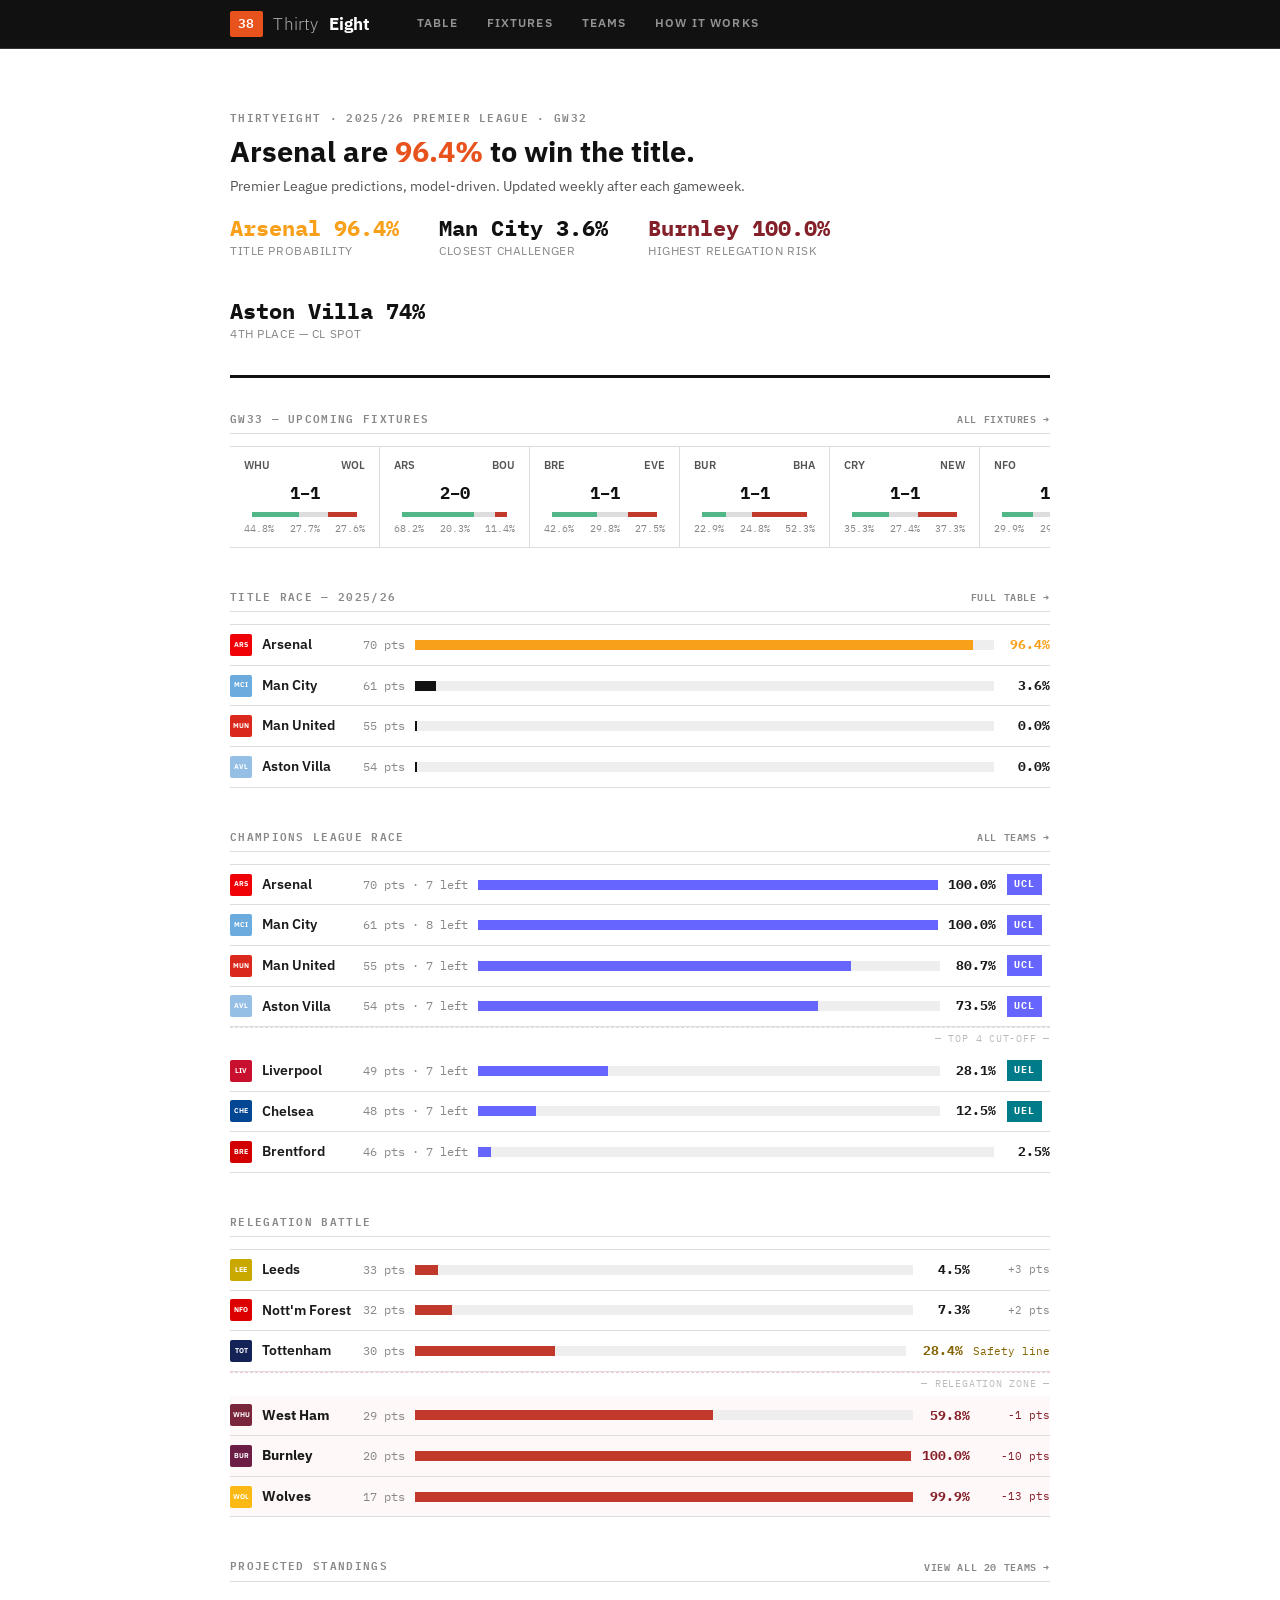
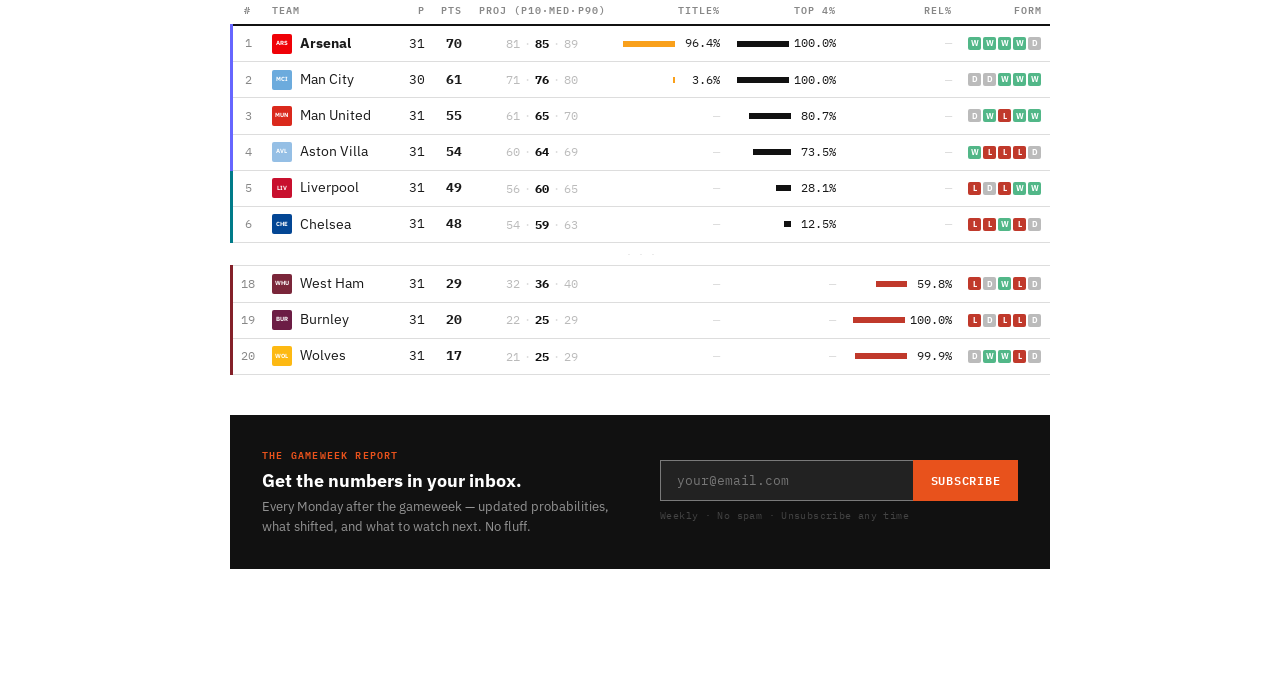
<file: website/index.html>
<!DOCTYPE html>
<html lang="en">
<head>
<meta charset="UTF-8">
<meta name="viewport" content="width=device-width, initial-scale=1.0">
<title>ThirtyEight — Premier League Predictions</title>
<link rel="stylesheet" href="styles.css">
<style>
  /* Sub-label for CL / relegation sections — matches .section-label but with colour accent */
  .race-zone-label {
    font-family: var(--fontMono);
    font-size: 0.6rem;
    font-weight: 700;
    letter-spacing: 0.1em;
    text-transform: uppercase;
    padding: 0.18rem 0.45rem;
    margin-right: 0.5rem;
    vertical-align: middle;
  }
  .race-zone-label.ucl { background: #6666ff; color: #fff; }
  .race-zone-label.uel { background: var(--teal); color: #fff; }
  .race-zone-label.rel { background: var(--lossRed); color: #fff; }

  /* Safety-line divider inside relegation list */
  .race-cutoff {
    font-family: var(--fontMono);
    font-size: 0.6rem;
    letter-spacing: 0.08em;
    text-transform: uppercase;
    color: var(--gray4);
    text-align: right;
    padding: 0.25rem 0;
    border-top: 1px dashed var(--gray3);
  }

  /* CL / relegation bar colours */
  .tr-bar.cl  { background: #6666ff; }
  .tr-bar.rel { background: #c0392b; }
</style>
</head>
<body>

<header class="site-header">
  <div class="header-inner">
    <a class="site-logo" href="index.html"><span class="logo-mark">38</span><span class="logo-word-light">Thirty</span><span class="logo-word-bold">Eight</span></a>
    <nav class="site-nav" id="mainNav">
      <a href="table.html">Table</a>
      <a href="fixtures.html">Fixtures</a>
      <a href="teams.html">Teams</a>
      <a href="methodology.html">How It Works</a>
    </nav>
    <button class="nav-toggle" id="navToggle" aria-label="Menu">☰</button>
  </div>
</header>

<main class="page-body">
<div class="container">

  <!-- LEDE -->
  <div class="home-lede">
    <div class="eyebrow" id="homeEyebrow">ThirtyEight · 2025/26 Premier League · GW30</div>
    <h1><span id="heroTeam">Arsenal</span> are <span class="accent" id="heroTitlePct">90.5%</span> to win the title.</h1>
    <p class="sub">Premier League predictions, model-driven. Updated weekly after each gameweek.</p>
    <div class="headline-stats" id="headlineStats">
      <div class="headline-stat">
        <div class="stat-num gold" id="statLeader">Arsenal 90.5%</div>
        <div class="stat-label">Title probability</div>
      </div>
      <div class="headline-stat">
        <div class="stat-num" id="statChallenger">Man City 9.5%</div>
        <div class="stat-label" id="statChallengerLbl">Closest challenger</div>
      </div>
      <div class="headline-stat">
        <div class="stat-num red" id="statRel">Wolves 99.9%</div>
        <div class="stat-label">Highest relegation risk</div>
      </div>
      <div class="headline-stat">
        <div class="stat-num" id="statCLBubble">—</div>
        <div class="stat-label" id="statCLBubbleLbl">4th place CL chance</div>
      </div>
    </div>
  </div>

  <!-- UPCOMING FIXTURES -->
  <section class="section">
    <div class="section-label">
      <span id="fixtureLabel">Upcoming Fixtures</span>
      <a href="fixtures.html">All fixtures →</a>
    </div>
    <div class="fixture-strip" id="fixtureStrip"></div>
  </section>

  <!-- TITLE RACE -->
  <section class="section">
    <div class="section-label">
      <span>Title Race — 2025/26</span>
      <a href="table.html">Full table →</a>
    </div>
    <div class="title-race-wrap" id="titleRaceRows"></div>
  </section>

  <!-- CHAMPIONS LEAGUE RACE -->
  <section class="section">
    <div class="section-label">
      <span>Champions League Race</span>
      <a href="teams.html">All teams →</a>
    </div>
    <div class="title-race-wrap" id="clRaceRows"></div>
  </section>

  <!-- RELEGATION BATTLE -->
  <section class="section">
    <div class="section-label">
      <span>Relegation Battle</span>
    </div>
    <div class="title-race-wrap" id="relRaceRows"></div>
  </section>

  <!-- PROJECTED TABLE (TOP 6 + BOTTOM 3) -->
  <section class="section">
    <div class="section-label">
      <span>Projected Standings</span>
      <a href="table.html">View all 20 teams →</a>
    </div>
    <div class="league-table-wrap">
      <table class="league-table" id="homeTable">
        <thead>
          <tr>
            <th>#</th>
            <th>Team</th>
            <th>P</th>
            <th>Pts</th>
            <th class="hide-mobile" style="text-align:center">Proj (P10·Med·P90)</th>
            <th>Title%</th>
            <th class="hide-mobile">Top 4%</th>
            <th>Rel%</th>
            <th class="hide-mobile hide-tablet">Form</th>
          </tr>
        </thead>
        <tbody id="homeTableBody"></tbody>
      </table>
    </div>
  </section>

  <!-- NEWSLETTER SIGNUP -->
  <section class="section">
    <div class="newsletter-band">
      <div class="nl-left">
        <div class="nl-eyebrow">The Gameweek Report</div>
        <div class="nl-heading">Get the numbers in your inbox.</div>
        <div class="nl-sub">Every Monday after the gameweek — updated probabilities, what shifted, and what to watch next. No fluff.</div>
      </div>
      <div class="nl-right">
        <!-- Replace the form below with your Beehiiv embed once you have an account -->
        <!-- Sign up at beehiiv.com, create a publication, then go to Settings → Forms → Embed -->
        <form class="nl-form" id="nlForm" onsubmit="nlSubmit(event)">
          <input class="nl-input" type="email" placeholder="your@email.com" required id="nlEmail">
          <button class="nl-btn" type="submit">Subscribe</button>
        </form>
        <div class="nl-confirm" id="nlConfirm" style="display:none">
          ✓ You're on the list. First issue lands Monday.
        </div>
        <div class="nl-meta">Weekly · No spam · Unsubscribe any time</div>
      </div>
    </div>
  </section>

</div>
</main>

<script src="data.js"></script>
<script>
const TEAM_COLORS = {
  'Arsenal':'#EF0107','Man City':'#6CABDD','Aston Villa':'#95BFE5','Man United':'#DA291C',
  'Chelsea':'#034694','Liverpool':'#C8102E','Brentford':'#D20000','Everton':'#003399',
  'Newcastle':'#241F20','Bournemouth':'#DA291C','Sunderland':'#EB172B','Fulham':'#888',
  'Brighton':'#0057B8','Crystal Palace':'#1B458F','Leeds':'#c9a800','Tottenham':'#132257',
  "Nott'm Forest":'#DD0000','West Ham':'#7A263A','Burnley':'#6C1D45','Wolves':'#FDB913',
};
const TEAM_ABBR = {
  'Arsenal':'ARS','Man City':'MCI','Aston Villa':'AVL','Man United':'MUN','Chelsea':'CHE',
  'Liverpool':'LIV','Brentford':'BRE','Everton':'EVE','Newcastle':'NEW','Bournemouth':'BOU',
  'Sunderland':'SUN','Fulham':'FUL','Brighton':'BHA','Crystal Palace':'CRY','Leeds':'LEE',
  'Tottenham':'TOT',"Nott'm Forest":'NFO','West Ham':'WHU','Burnley':'BUR','Wolves':'WOL',
};

function badge(team, size=20) {
  const c = TEAM_COLORS[team] || '#111';
  const a = TEAM_ABBR[team] || team.slice(0,3).toUpperCase();
  return `<div class="team-badge" style="width:${size}px;height:${size}px;background:${c};font-size:${size*.3}px">${a}</div>`;
}
function probBar(pct, type='black', maxP=100) {
  const maxW = 52;
  const w = pct > 0 ? Math.max(Math.round((pct/maxP)*maxW), 2) : 0;
  const fmt = pct === 0 ? '<span style="color:var(--gray3)">—</span>' : `${pct.toFixed(1)}%`;
  return `<div class="prob-bar-wrap"><div class="prob-bar ${type}" style="width:${w}px"></div><span class="prob-val">${fmt}</span></div>`;
}
function formGuide(form) {
  return '<div class="form-guide">' + form.map(r=>`<div class="form-sq ${r}">${r}</div>`).join('') + '</div>';
}
function hdaBar(h,d,a) {
  return `<div class="fixture-hda-bar"><div class="hda-h" style="flex:${h}"></div><div class="hda-d" style="flex:${d}"></div><div class="hda-a" style="flex:${a}"></div></div>`;
}

const data = SITE_DATA;
const GW_KEY = Object.keys(SITE_DATA).find(k => /^gw\d+$/.test(k));
const GW_NUM = GW_KEY ? parseInt(GW_KEY.replace('gw','')) : '';

// ── Lede ─────────────────────────────────────────────────────────────────────
document.getElementById('homeEyebrow').textContent = 'ThirtyEight · 2025/26 Premier League · ' + SITE_DATA.lastUpdated;

const leader     = data.projection[0];
const second     = data.projection[1];
const fourth     = data.projection[3]; // 4th place
const topRel     = [...data.projection].sort((a,b)=>b.relegPct-a.relegPct)[0];
const leaderGap  = leader.currentPts - second.currentPts;
const gamesLeft  = leader.remaining;

document.getElementById('heroTeam').textContent      = leader.team;
document.getElementById('heroTitlePct').textContent  = leader.titlePct.toFixed(1) + '%';
document.getElementById('statLeader').textContent    = `${leader.team} ${leader.titlePct.toFixed(1)}%`;
document.getElementById('statChallenger').textContent = `${second.team} ${second.titlePct.toFixed(1)}%`;
document.getElementById('statChallengerLbl').textContent = `Closest challenger`;
document.getElementById('statRel').textContent       = `${topRel.team} ${topRel.relegPct.toFixed(1)}%`;
document.getElementById('statCLBubble').textContent  = `${fourth.team} ${fourth.top4Pct.toFixed(0)}%`;
document.getElementById('statCLBubbleLbl').textContent = `4th place — CL spot`;

// Gap stat subtitle
if (leaderGap > 0) {
  document.getElementById('statGap') && (document.getElementById('statGap').textContent = `${leaderGap} pts`);
}

// ── Fixture strip ─────────────────────────────────────────────────────────────
document.getElementById('fixtureLabel').textContent = `GW${GW_NUM} — Upcoming Fixtures`;
const strip = document.getElementById('fixtureStrip');
data[GW_KEY].forEach(f => {
  const maxP = Math.max(f.homeWin, f.draw, f.awayWin);
  const hc = maxP >= 70 ? 'high-conf' : '';
  const d = document.createElement('div');
  d.className = `strip-card ${hc}`;
  d.innerHTML = `
    <div class="strip-teams"><span>${TEAM_ABBR[f.home]||f.home}</span><span>${TEAM_ABBR[f.away]||f.away}</span></div>
    <div class="strip-score">${f.predHome}–${f.predAway}</div>
    ${hdaBar(f.homeWin, f.draw, f.awayWin)}
    <div style="font-family:var(--fontMono);font-size:0.6rem;color:var(--gray5);margin-top:0.25rem;display:flex;justify-content:space-between">
      <span>${f.homeWin}%</span><span>${f.draw}%</span><span>${f.awayWin}%</span>
    </div>`;
  d.addEventListener('click', () => window.location.href='fixtures.html');
  strip.appendChild(d);
});

// ── Title race ────────────────────────────────────────────────────────────────
const raceEl = document.getElementById('titleRaceRows');
const titleContenders = data.projection.filter(t => t.titlePct > 0 || t.top4Pct > 60);
titleContenders.forEach((t,i) => {
  const isLeader = i===0;
  const row = document.createElement('div');
  row.className = 'title-race-row';
  row.style.cursor = 'pointer';
  row.onclick = () => window.location.href = `team.html?team=${encodeURIComponent(t.team)}`;
  row.innerHTML = `
    ${badge(t.team, 22)}
    <span class="tr-team">${t.team}</span>
    <span class="tr-pts">${t.currentPts} pts</span>
    <div class="tr-bar-wrap"><div class="tr-bar${isLeader?' leader':''}" style="width:${Math.max(t.titlePct,0.3)}%"></div></div>
    <span class="tr-pct${isLeader?' leader-val':''}">${t.titlePct.toFixed(1)}%</span>
  `;
  raceEl.appendChild(row);
});

// ── Champions League race ─────────────────────────────────────────────────────
const clEl = document.getElementById('clRaceRows');
// Show teams with a realistic shot at top 4 (>2%), plus always show 4th & 5th
const clContenders = data.projection.filter(t => t.top4Pct > 2).slice(0, 8);
const maxCL = Math.max(...clContenders.map(t => t.top4Pct));

clContenders.forEach((t, i) => {
  const inZone = t.pos <= 4;

  // Insert "cut-off" divider between 4th and 5th
  if (i > 0 && inZone !== (clContenders[i-1].pos <= 4)) {
    const cutoff = document.createElement('div');
    cutoff.className = 'race-cutoff';
    cutoff.textContent = '— top 4 cut-off —';
    clEl.appendChild(cutoff);
  }

  const row = document.createElement('div');
  row.className = 'title-race-row';
  row.style.cursor = 'pointer';
  row.onclick = () => window.location.href = `team.html?team=${encodeURIComponent(t.team)}`;

  // Zone label (UCL / UEL)
  const zoneTag = inZone
    ? `<span class="race-zone-label ucl">UCL</span>`
    : (t.pos <= 6 ? `<span class="race-zone-label uel">UEL</span>` : '');

  row.innerHTML = `
    ${badge(t.team, 22)}
    <span class="tr-team">${t.team}</span>
    <span class="tr-pts hide-mobile" style="min-width:60px">${t.currentPts} pts · ${t.remaining} left</span>
    <div class="tr-bar-wrap"><div class="tr-bar cl" style="width:${Math.max(t.top4Pct/maxCL*100,0.5)}%"></div></div>
    <span class="tr-pct">${t.top4Pct.toFixed(1)}%</span>
    ${zoneTag}
  `;
  clEl.appendChild(row);
});

// ── Relegation battle ─────────────────────────────────────────────────────────
const relEl = document.getElementById('relRaceRows');
// Teams in or near the relegation zone
const relContenders = data.projection.filter(t => t.relegPct > 1).slice(-8);
const maxRel2 = Math.max(...relContenders.map(t => t.relegPct));
const safetyPts = data.projection[16]?.currentPts ?? 0; // 17th place is safety line

let shownRelCutoff = false;
relContenders.forEach((t, i) => {
  const inZone = t.pos >= 18;

  // Insert divider at 17th/18th boundary
  if (!shownRelCutoff && inZone) {
    const cutoff = document.createElement('div');
    cutoff.className = 'race-cutoff';
    cutoff.textContent = '— relegation zone —';
    cutoff.style.borderColor = '#f5c6cb';
    relEl.appendChild(cutoff);
    shownRelCutoff = true;
  }

  const row = document.createElement('div');
  row.className = 'title-race-row';
  row.style.cursor = 'pointer';
  if (inZone) row.style.background = '#fff8f8';
  row.onclick = () => window.location.href = `team.html?team=${encodeURIComponent(t.team)}`;

  const gapToSafety = t.currentPts - safetyPts;
  const gapText = inZone
    ? `<span style="font-family:var(--fontMono);font-size:0.68rem;color:var(--lossRed);min-width:70px;text-align:right">${gapToSafety} pts</span>`
    : (gapToSafety === 0
        ? `<span style="font-family:var(--fontMono);font-size:0.68rem;color:#856404;min-width:70px;text-align:right">Safety line</span>`
        : `<span style="font-family:var(--fontMono);font-size:0.68rem;color:var(--gray5);min-width:70px;text-align:right" class="hide-mobile">+${gapToSafety} pts</span>`);

  row.innerHTML = `
    ${badge(t.team, 22)}
    <span class="tr-team" style="${inZone?'font-weight:700':''}">${t.team}</span>
    <span class="tr-pts">${t.currentPts} pts</span>
    <div class="tr-bar-wrap"><div class="tr-bar rel" style="width:${Math.max(t.relegPct/maxRel2*100,0.5)}%"></div></div>
    <span class="tr-pct" style="color:${t.relegPct>50?'var(--lossRed)':t.relegPct>15?'#856404':'var(--nearBlack)'}">${t.relegPct.toFixed(1)}%</span>
    ${gapText}
  `;
  relEl.appendChild(row);
});

// ── Projected standings table (top 6 + bottom 3) ──────────────────────────────
const tbody = document.getElementById('homeTableBody');
const rows = [...data.projection.slice(0,6), ...data.projection.slice(-3)];
const maxTitle = Math.max(...data.projection.map(t=>t.titlePct));
const maxTop4  = Math.max(...data.projection.map(t=>t.top4Pct));
const maxRel   = Math.max(...data.projection.map(t=>t.relegPct));

rows.forEach((t, idx) => {
  if (idx === 6) {
    const sep = document.createElement('tr');
    sep.innerHTML = `<td colspan="9" style="text-align:center;font-family:var(--fontMono);font-size:0.65rem;color:var(--gray3);padding:0.2rem;border-bottom:1px solid var(--gray3)">· · ·</td>`;
    tbody.appendChild(sep);
  }
  const pos = t.pos;
  const zone = pos<=4?'zone-cl':pos<=6?'zone-el':pos>=18?'zone-rel':'zone-none';
  const isLeader = pos===1?'zone-leader':'';
  const tr = document.createElement('tr');
  tr.className = `${zone} ${isLeader}`;
  tr.onclick = () => window.location.href = `team.html?team=${encodeURIComponent(t.team)}`;
  tr.innerHTML = `
    <td>${pos}</td>
    <td><div class="team-cell">${badge(t.team)}<span class="team-name">${t.team}</span></div></td>
    <td class="mono-cell">${t.played}</td>
    <td class="mono-cell" style="font-weight:700">${t.currentPts}</td>
    <td class="hide-mobile" style="text-align:center">
      <div class="proj-inline">
        <span class="p-lo">${t.projMin}</span><span class="sep">·</span>
        <span class="p-med">${t.projMed}</span><span class="sep">·</span>
        <span class="p-hi">${t.projMax}</span>
      </div>
    </td>
    <td class="prob-bar-cell">${probBar(t.titlePct,'gold',maxTitle||100)}</td>
    <td class="prob-bar-cell hide-mobile">${probBar(t.top4Pct,'black',maxTop4||100)}</td>
    <td class="prob-bar-cell">${probBar(t.relegPct,'red',maxRel||100)}</td>
    <td class="hide-mobile hide-tablet">${formGuide(t.form)}</td>
  `;
  tbody.appendChild(tr);
});

// ── Animate bars ──────────────────────────────────────────────────────────────
window.addEventListener('load', () => {
  document.querySelectorAll('.prob-bar').forEach(b => {
    const w = b.style.width; b.style.width='0';
    setTimeout(() => { b.style.width = w; }, 80);
  });
  document.querySelectorAll('.tr-bar').forEach(b => {
    const w = b.style.width; b.style.width='0';
    setTimeout(() => { b.style.width = w; }, 120);
  });
});

document.getElementById('navToggle').addEventListener('click', () => {
  document.getElementById('mainNav').classList.toggle('open');
});

// Newsletter form — swap this function out when you add the Beehiiv embed
function nlSubmit(e) {
  e.preventDefault();
  document.getElementById('nlForm').style.display = 'none';
  document.getElementById('nlConfirm').style.display = 'block';
}
</script>
</body>
</html>
</file>
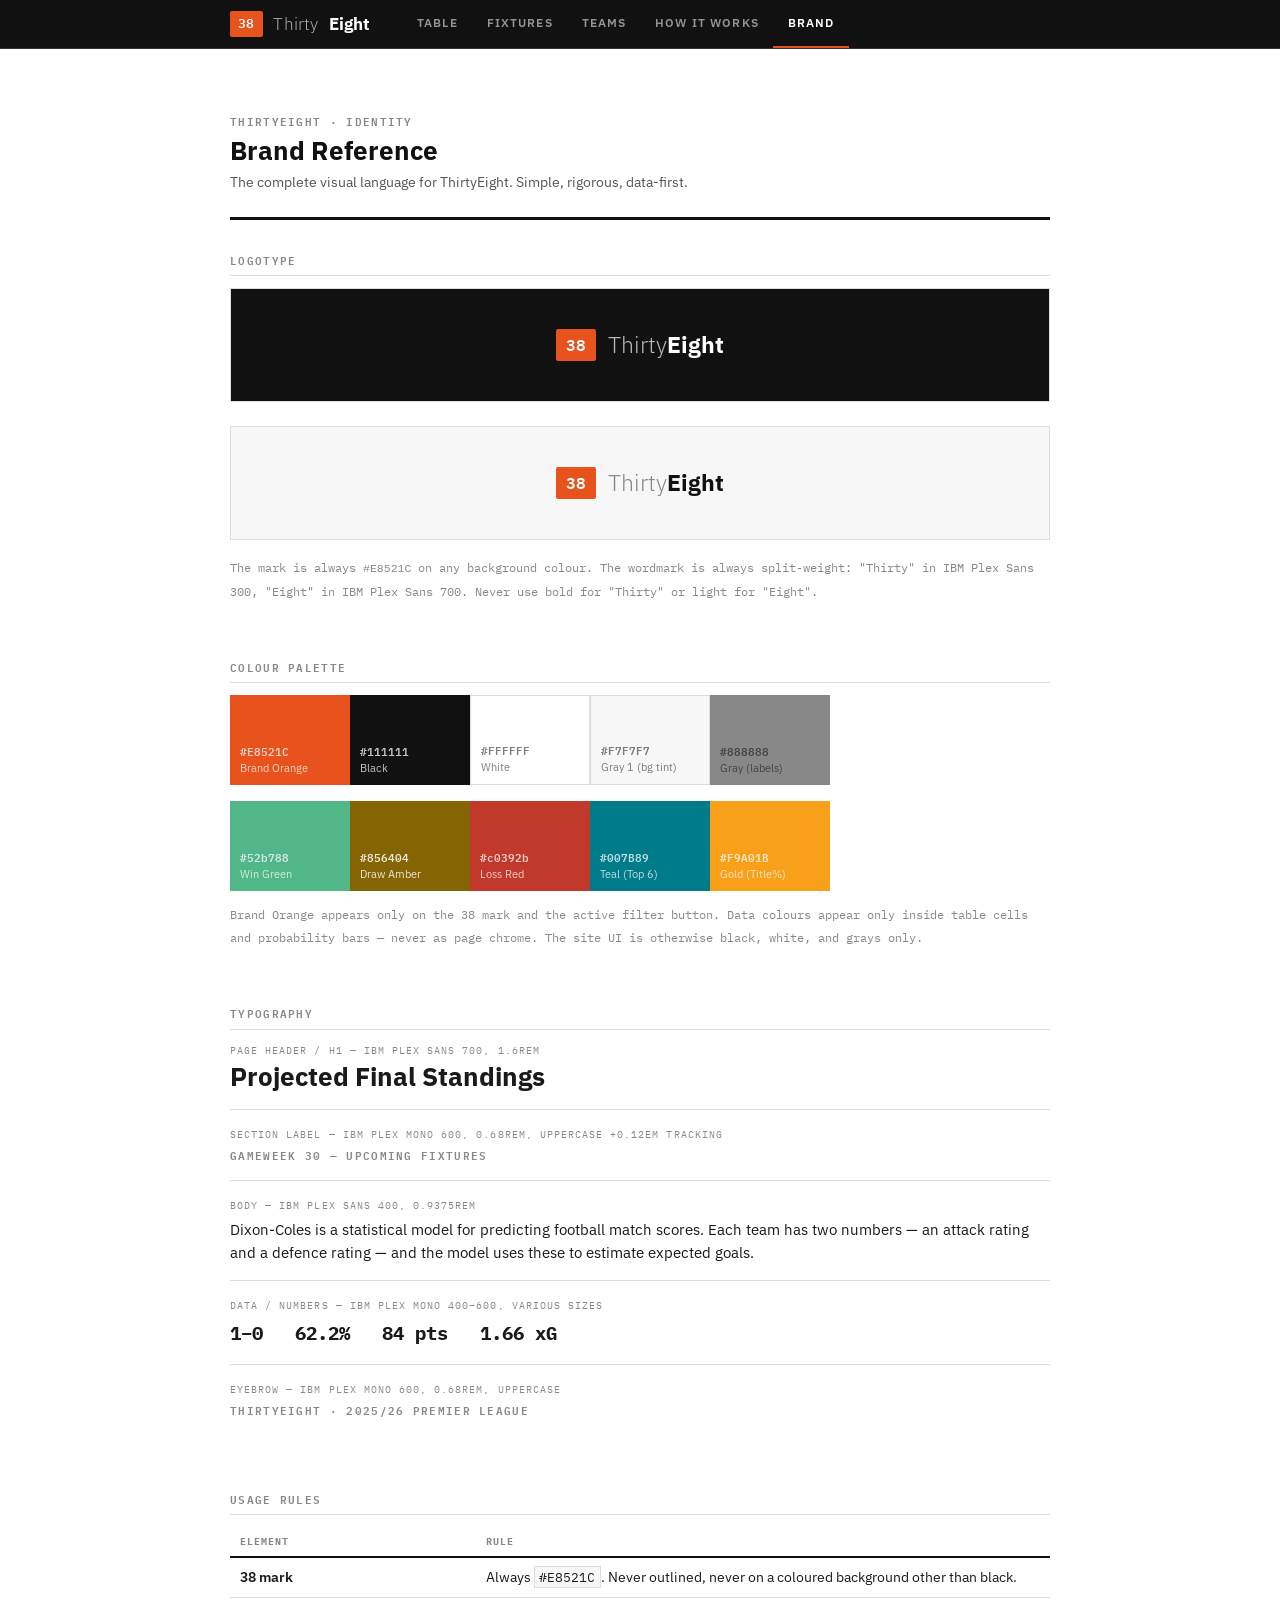
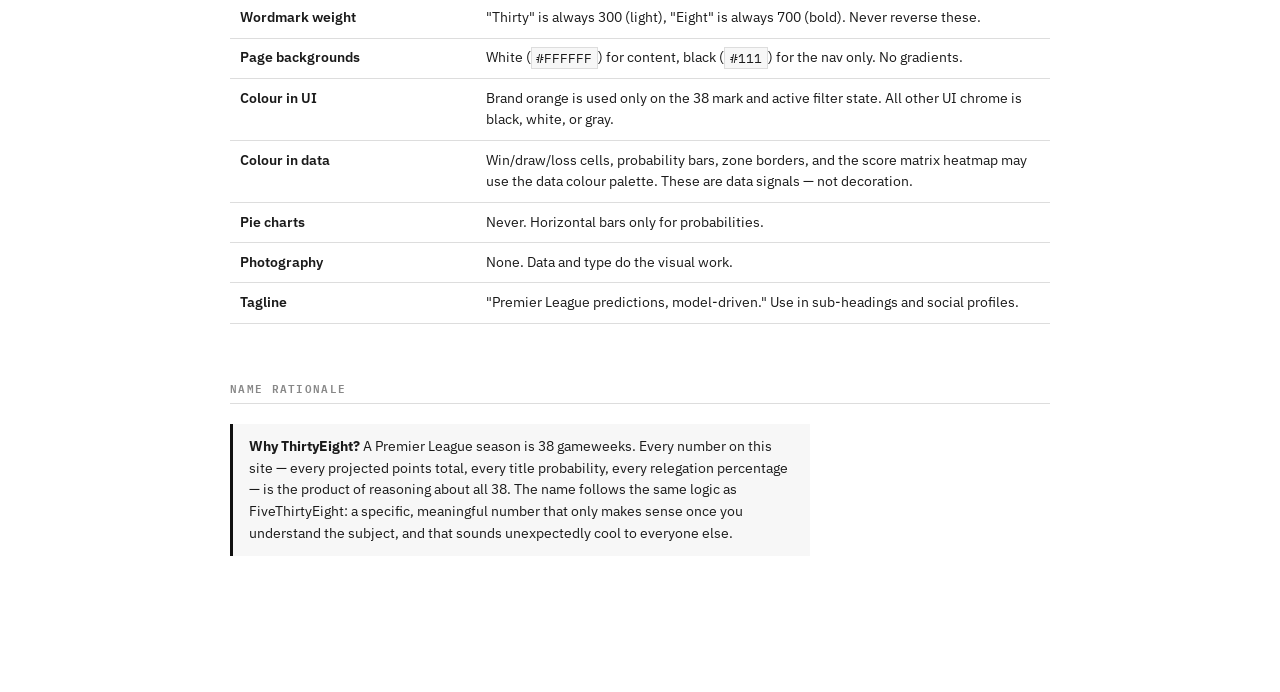
<file: website/brand.html>
<!DOCTYPE html>
<html lang="en">
<head>
<meta charset="UTF-8">
<meta name="viewport" content="width=device-width, initial-scale=1.0">
<title>Brand — ThirtyEight</title>
<link rel="stylesheet" href="styles.css">
<style>
  .brand-section { margin-bottom: 3.5rem; }
  .swatch-row { display: flex; gap: 0; flex-wrap: wrap; }
  .swatch {
    width: 120px;
    height: 90px;
    display: flex;
    flex-direction: column;
    justify-content: flex-end;
    padding: 0.5rem 0.6rem;
    flex-shrink: 0;
  }
  .swatch .sw-hex { font-family: var(--fontMono); font-size: 0.68rem; font-weight: 600; }
  .swatch .sw-name { font-size: 0.68rem; margin-top: 1px; }
  .swatch.dark .sw-hex, .swatch.dark .sw-name { color: rgba(255,255,255,0.75); }
  .swatch.light .sw-hex, .swatch.light .sw-name { color: rgba(0,0,0,0.5); }

  .type-row { margin-bottom: 1rem; padding-bottom: 1rem; border-bottom: 1px solid var(--gray3); }
  .type-row:last-child { border-bottom: none; }
  .type-label { font-family: var(--fontMono); font-size: 0.65rem; color: var(--gray5); text-transform: uppercase; letter-spacing: 0.1em; margin-bottom: 0.3rem; }

  .logo-demos { display: flex; flex-direction: column; gap: 1.5rem; }
  .logo-demo {
    display: flex;
    align-items: center;
    justify-content: center;
    padding: 2.5rem 2rem;
    border: 1px solid var(--gray3);
  }
  .logo-demo.dark { background: var(--black); }
  .logo-demo.mid  { background: var(--gray1); }

  /* Standalone large logo for the demo */
  .logo-large {
    display: flex;
    align-items: center;
    gap: 0.75rem;
  }
  .logo-large .mark {
    display: flex;
    align-items: center;
    justify-content: center;
    width: 40px;
    height: 32px;
    background: #E8521C;
    color: #fff;
    font-family: var(--fontMono);
    font-size: 1rem;
    font-weight: 600;
    border-radius: 2px;
    letter-spacing: 0.02em;
  }
  .logo-large .wordmark {
    font-size: 1.45rem;
    line-height: 1;
  }
  .logo-large .w-light { font-weight: 300; color: rgba(255,255,255,0.7); }
  .logo-large .w-bold  { font-weight: 700; color: #fff; }
  .logo-large.on-white .w-light { color: var(--gray5); }
  .logo-large.on-white .w-bold  { color: var(--black); }

  .usage-table { width: 100%; border-collapse: collapse; font-size: 0.875rem; }
  .usage-table th { font-family: var(--fontMono); font-size: 0.65rem; text-transform: uppercase; letter-spacing: 0.1em; color: var(--gray5); padding: 0.4rem 0.6rem; text-align: left; border-bottom: 2px solid var(--black); }
  .usage-table td { padding: 0.55rem 0.6rem; border-bottom: 1px solid var(--gray3); vertical-align: top; }
  .usage-table td:first-child { font-weight: 600; width: 30%; }
  .usage-table code { font-family: var(--fontMono); font-size: 0.8rem; background: var(--gray1); padding: 0.1rem 0.3rem; border: 1px solid var(--gray3); }
</style>
</head>
<body>

<header class="site-header">
  <div class="header-inner">
    <a class="site-logo" href="index.html">
      <span class="logo-mark">38</span>
      <span class="logo-word-light">Thirty</span><span class="logo-word-bold">Eight</span>
    </a>
    <nav class="site-nav">
      <a href="table.html">Table</a>
      <a href="fixtures.html">Fixtures</a>
      <a href="team-arsenal.html">Teams</a>
      <a href="methodology.html">How It Works</a>
      <a href="brand.html" class="active">Brand</a>
    </nav>
  </div>
</header>

<main class="page-body">
<div class="container">

  <div class="page-header">
    <div class="eyebrow">ThirtyEight · Identity</div>
    <h1>Brand Reference</h1>
    <p class="deck">The complete visual language for ThirtyEight. Simple, rigorous, data-first.</p>
  </div>

  <!-- LOGO -->
  <div class="brand-section">
    <div class="section-label">Logotype</div>
    <div class="logo-demos">
      <div class="logo-demo dark">
        <div class="logo-large">
          <div class="mark">38</div>
          <div class="wordmark">
            <span class="w-light">Thirty</span><span class="w-bold">Eight</span>
          </div>
        </div>
      </div>
      <div class="logo-demo mid">
        <div class="logo-large on-white">
          <div class="mark">38</div>
          <div class="wordmark" style="font-size:1.45rem">
            <span style="font-weight:300;color:var(--gray5)">Thirty</span><span style="font-weight:700;color:var(--black)">Eight</span>
          </div>
        </div>
      </div>
    </div>
    <div style="margin-top:1rem;font-family:var(--fontMono);font-size:0.72rem;color:var(--gray5);line-height:2">
      The mark is always <code>#E8521C</code> on any background colour. The wordmark is always split-weight: "Thirty" in IBM Plex Sans 300, "Eight" in IBM Plex Sans 700. Never use bold for "Thirty" or light for "Eight".
    </div>
  </div>

  <!-- COLOUR PALETTE -->
  <div class="brand-section">
    <div class="section-label">Colour palette</div>
    <div class="swatch-row" style="margin-bottom:1rem">
      <!-- Brand -->
      <div class="swatch dark" style="background:#E8521C">
        <div class="sw-hex">#E8521C</div>
        <div class="sw-name">Brand Orange</div>
      </div>
      <div class="swatch dark" style="background:#111111">
        <div class="sw-hex">#111111</div>
        <div class="sw-name">Black</div>
      </div>
      <div class="swatch light" style="background:#FFFFFF;border:1px solid #ddd">
        <div class="sw-hex">#FFFFFF</div>
        <div class="sw-name">White</div>
      </div>
      <div class="swatch light" style="background:#F7F7F7;border:1px solid #ddd">
        <div class="sw-hex">#F7F7F7</div>
        <div class="sw-name">Gray 1 (bg tint)</div>
      </div>
      <div class="swatch light" style="background:#888888">
        <div class="sw-hex sw-hex" style="color:rgba(0,0,0,0.5)">#888888</div>
        <div class="sw-name" style="color:rgba(0,0,0,0.5)">Gray (labels)</div>
      </div>
    </div>
    <div class="swatch-row">
      <!-- Data colours -->
      <div class="swatch dark" style="background:#52b788">
        <div class="sw-hex">#52b788</div>
        <div class="sw-name">Win Green</div>
      </div>
      <div class="swatch light" style="background:#856404">
        <div class="sw-hex" style="color:rgba(255,255,255,0.85)">#856404</div>
        <div class="sw-name" style="color:rgba(255,255,255,0.85)">Draw Amber</div>
      </div>
      <div class="swatch dark" style="background:#c0392b">
        <div class="sw-hex">#c0392b</div>
        <div class="sw-name">Loss Red</div>
      </div>
      <div class="swatch dark" style="background:#007B89">
        <div class="sw-hex">#007B89</div>
        <div class="sw-name">Teal (Top 6)</div>
      </div>
      <div class="swatch dark" style="background:#F9A01B">
        <div class="sw-hex">#F9A01B</div>
        <div class="sw-name">Gold (Title%)</div>
      </div>
    </div>
    <div style="margin-top:0.75rem;font-family:var(--fontMono);font-size:0.72rem;color:var(--gray5);line-height:2">
      Brand Orange appears only on the 38 mark and the active filter button. Data colours appear only inside table cells and probability bars — never as page chrome. The site UI is otherwise black, white, and grays only.
    </div>
  </div>

  <!-- TYPOGRAPHY -->
  <div class="brand-section">
    <div class="section-label">Typography</div>
    <div class="type-row">
      <div class="type-label">Page header / H1 — IBM Plex Sans 700, 1.6rem</div>
      <h1 style="font-size:1.6rem;font-weight:700;line-height:1.2">Projected Final Standings</h1>
    </div>
    <div class="type-row">
      <div class="type-label">Section label — IBM Plex Mono 600, 0.68rem, uppercase +0.12em tracking</div>
      <div style="font-family:var(--fontMono);font-size:0.68rem;font-weight:600;letter-spacing:0.12em;text-transform:uppercase;color:var(--gray5)">Gameweek 30 — Upcoming Fixtures</div>
    </div>
    <div class="type-row">
      <div class="type-label">Body — IBM Plex Sans 400, 0.9375rem</div>
      <p>Dixon-Coles is a statistical model for predicting football match scores. Each team has two numbers — an attack rating and a defence rating — and the model uses these to estimate expected goals.</p>
    </div>
    <div class="type-row">
      <div class="type-label">Data / numbers — IBM Plex Mono 400–600, various sizes</div>
      <div style="font-family:var(--fontMono);font-size:1.2rem;font-weight:700">1–0 &ensp; 62.2% &ensp; 84 pts &ensp; 1.66 xG</div>
    </div>
    <div class="type-row">
      <div class="type-label">Eyebrow — IBM Plex Mono 600, 0.68rem, uppercase</div>
      <div style="font-family:var(--fontMono);font-size:0.68rem;font-weight:600;letter-spacing:0.12em;text-transform:uppercase;color:var(--gray5)">ThirtyEight · 2025/26 Premier League</div>
    </div>
  </div>

  <!-- USAGE RULES -->
  <div class="brand-section">
    <div class="section-label">Usage rules</div>
    <table class="usage-table">
      <thead><tr><th>Element</th><th>Rule</th></tr></thead>
      <tbody>
        <tr>
          <td>38 mark</td>
          <td>Always <code>#E8521C</code>. Never outlined, never on a coloured background other than black.</td>
        </tr>
        <tr>
          <td>Wordmark weight</td>
          <td>"Thirty" is always 300 (light), "Eight" is always 700 (bold). Never reverse these.</td>
        </tr>
        <tr>
          <td>Page backgrounds</td>
          <td>White (<code>#FFFFFF</code>) for content, black (<code>#111</code>) for the nav only. No gradients.</td>
        </tr>
        <tr>
          <td>Colour in UI</td>
          <td>Brand orange is used only on the 38 mark and active filter state. All other UI chrome is black, white, or gray.</td>
        </tr>
        <tr>
          <td>Colour in data</td>
          <td>Win/draw/loss cells, probability bars, zone borders, and the score matrix heatmap may use the data colour palette. These are data signals — not decoration.</td>
        </tr>
        <tr>
          <td>Pie charts</td>
          <td>Never. Horizontal bars only for probabilities.</td>
        </tr>
        <tr>
          <td>Photography</td>
          <td>None. Data and type do the visual work.</td>
        </tr>
        <tr>
          <td>Tagline</td>
          <td>"Premier League predictions, model-driven." Use in sub-headings and social profiles.</td>
        </tr>
      </tbody>
    </table>
  </div>

  <!-- NAME RATIONALE -->
  <div class="brand-section">
    <div class="section-label">Name rationale</div>
    <div class="callout" style="max-width:580px">
      <strong>Why ThirtyEight?</strong> A Premier League season is 38 gameweeks. Every number on this site — every projected points total, every title probability, every relegation percentage — is the product of reasoning about all 38. The name follows the same logic as FiveThirtyEight: a specific, meaningful number that only makes sense once you understand the subject, and that sounds unexpectedly cool to everyone else.
    </div>
  </div>

</div>
</main>
</body>
</html>
</file>
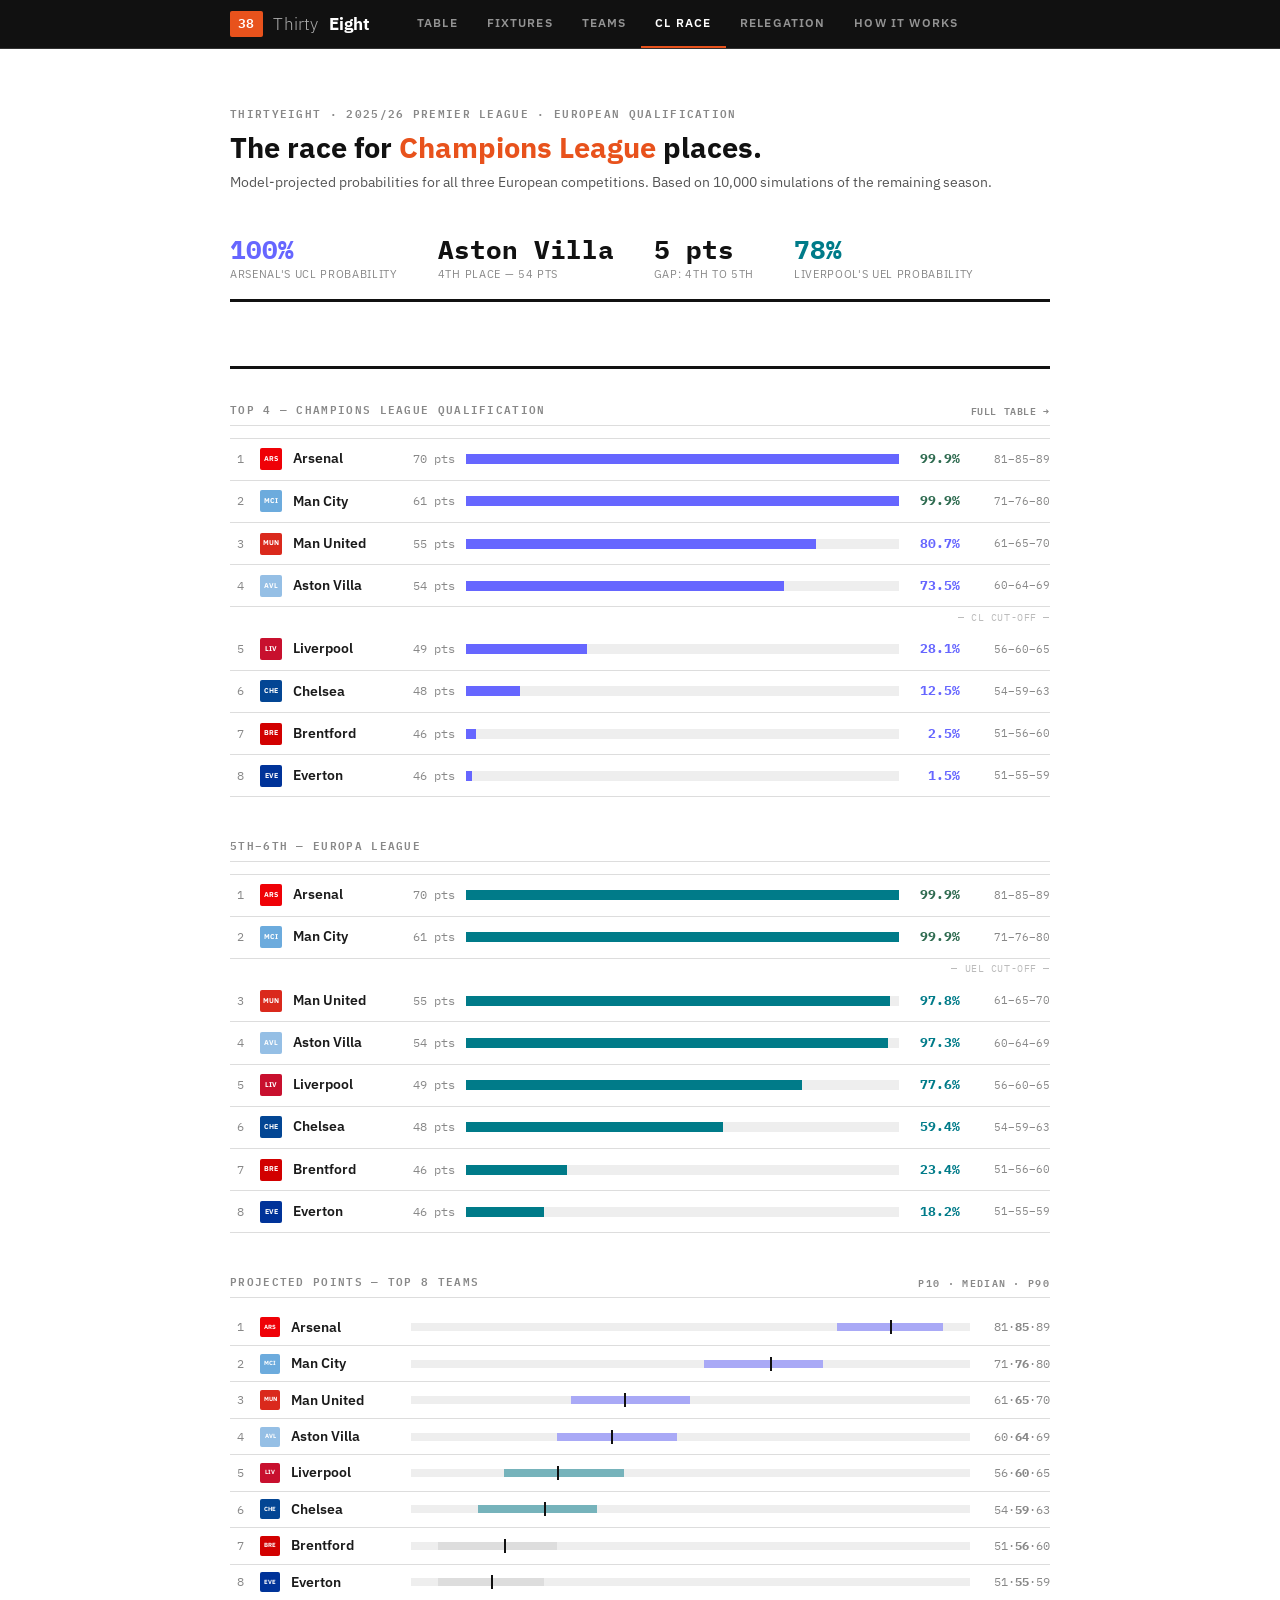
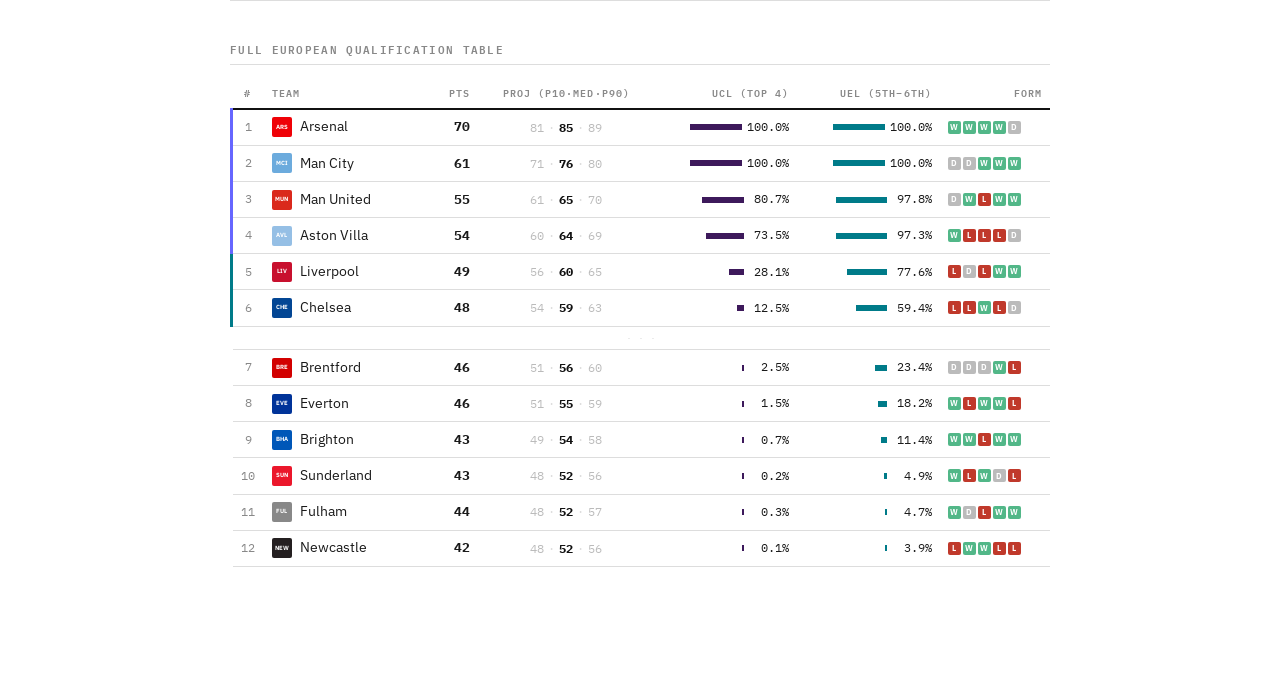
<file: website/champions-league.html>
<!DOCTYPE html>
<html lang="en">
<head>
<meta charset="UTF-8">
<meta name="viewport" content="width=device-width, initial-scale=1.0">
<title>Champions League Race — ThirtyEight</title>
<link rel="stylesheet" href="styles.css">
<style>
  .race-section-header {
    font-family: var(--fontMono);
    font-size: 0.65rem;
    font-weight: 600;
    letter-spacing: 0.12em;
    text-transform: uppercase;
    color: var(--white);
    padding: 0.4rem 0.75rem;
    margin: 2rem 0 0;
    display: flex;
    align-items: center;
    gap: 0.75rem;
  }
  .race-section-header.ucl  { background: #6666ff; }
  .race-section-header.uel  { background: var(--teal); }
  .race-section-header.uecl { background: var(--gray5); }

  .race-row {
    display: flex;
    align-items: center;
    gap: 0.65rem;
    padding: 0.6rem 0;
    border-bottom: 1px solid var(--gray3);
  }
  .race-row:first-child { border-top: 1px solid var(--gray3); }
  .race-pos {
    font-family: var(--fontMono);
    font-size: 0.72rem;
    color: var(--gray5);
    width: 20px;
    text-align: center;
    flex-shrink: 0;
  }
  .race-team {
    font-size: 0.875rem;
    font-weight: 600;
    min-width: 110px;
  }
  .race-pts {
    font-family: var(--fontMono);
    font-size: 0.72rem;
    color: var(--gray5);
    min-width: 40px;
    text-align: right;
  }
  .race-bar-wrap {
    flex: 1;
    height: 10px;
    background: var(--gray2);
    overflow: hidden;
    min-width: 60px;
  }
  .race-bar {
    height: 100%;
    transition: width 0.7s ease;
  }
  .race-bar.ucl  { background: #6666ff; }
  .race-bar.uel  { background: var(--teal); }
  .race-bar.uecl { background: var(--gray4); }
  .race-pct {
    font-family: var(--fontMono);
    font-size: 0.8rem;
    font-weight: 700;
    min-width: 50px;
    text-align: right;
  }
  .race-range {
    font-family: var(--fontMono);
    font-size: 0.68rem;
    color: var(--gray5);
    min-width: 80px;
    text-align: right;
  }
  .cutoff-line {
    border-top: 2px dashed var(--gray3);
    margin: 0.15rem 0;
    position: relative;
  }
  .cutoff-label {
    font-family: var(--fontMono);
    font-size: 0.6rem;
    color: var(--gray4);
    text-align: right;
    padding: 0.2rem 0;
    letter-spacing: 0.06em;
    text-transform: uppercase;
  }
  .key-stat-row {
    display: flex;
    gap: 2.5rem;
    flex-wrap: wrap;
    padding: 1.5rem 0 1rem;
    border-bottom: 3px solid var(--black);
    margin-bottom: 2rem;
  }
  .key-stat .val {
    font-family: var(--fontMono);
    font-size: 1.6rem;
    font-weight: 700;
    line-height: 1;
    color: var(--black);
  }
  .key-stat .val.ucl-col { color: #6666ff; }
  .key-stat .val.uel-col { color: var(--teal); }
  .key-stat .lbl {
    font-size: 0.7rem;
    color: var(--gray5);
    text-transform: uppercase;
    letter-spacing: 0.06em;
    margin-top: 3px;
  }
  .pts-range-chart { margin-top: 0.5rem; }
  .pts-range-row {
    display: flex;
    align-items: center;
    gap: 0.65rem;
    padding: 0.45rem 0;
    border-bottom: 1px solid var(--gray3);
    font-size: 0.85rem;
  }
  .range-track {
    flex: 1;
    height: 8px;
    background: var(--gray2);
    position: relative;
    min-width: 80px;
  }
  .range-fill {
    position: absolute;
    height: 100%;
    background: var(--gray3);
    transition: left 0.5s ease, width 0.5s ease;
  }
  .range-fill.ucl-col { background: #6666ff; opacity: 0.5; }
  .range-fill.uel-col { background: var(--teal); opacity: 0.5; }
  .range-fill.danger  { background: var(--lossRed); opacity: 0.4; }
  .range-median {
    position: absolute;
    width: 2px;
    height: 14px;
    top: -3px;
    background: var(--black);
  }
  .range-num {
    font-family: var(--fontMono);
    font-size: 0.72rem;
    color: var(--gray5);
    min-width: 70px;
    text-align: right;
  }
</style>
</head>
<body>

<header class="site-header">
  <div class="header-inner">
    <a class="site-logo" href="index.html"><span class="logo-mark">38</span><span class="logo-word-light">Thirty</span><span class="logo-word-bold">Eight</span></a>
    <nav class="site-nav" id="mainNav">
      <a href="table.html">Table</a>
      <a href="fixtures.html">Fixtures</a>
      <a href="teams.html">Teams</a>
      <a href="champions-league.html" class="active">CL Race</a>
      <a href="relegation.html">Relegation</a>
      <a href="methodology.html">How It Works</a>
    </nav>
    <button class="nav-toggle" id="navToggle" aria-label="Menu">☰</button>
  </div>
</header>

<main class="page-body">
<div class="container">

  <!-- LEDE -->
  <div class="home-lede" style="padding-top:1.5rem">
    <div class="eyebrow">ThirtyEight · 2025/26 Premier League · European Qualification</div>
    <h1>The race for <span class="accent" id="heroText">Champions League</span> places.</h1>
    <p class="sub">Model-projected probabilities for all three European competitions. Based on 10,000 simulations of the remaining season.</p>
    <div class="key-stat-row" id="keyStats"></div>
  </div>

  <!-- TOP 4 RACE -->
  <section class="section">
    <div class="section-label">
      <span>Top 4 — Champions League Qualification</span>
      <a href="table.html">Full table →</a>
    </div>
    <div id="top4Race"></div>
  </section>

  <!-- TOP 6 / EUROPA LEAGUE -->
  <section class="section">
    <div class="section-label">
      <span>5th–6th — Europa League</span>
    </div>
    <div id="top6Race"></div>
  </section>

  <!-- PROJECTED POINTS RANGES -->
  <section class="section">
    <div class="section-label">
      <span>Projected points — top 8 teams</span>
      <span style="font-family:var(--fontMono);font-size:0.65rem;color:var(--gray5)">P10 · Median · P90</span>
    </div>
    <div class="pts-range-chart" id="rangeChart"></div>
  </section>

  <!-- FULL PROBABILITY TABLE -->
  <section class="section">
    <div class="section-label">
      <span>Full European qualification table</span>
    </div>
    <div class="league-table-wrap">
      <table class="league-table" id="fullTable">
        <thead>
          <tr>
            <th>#</th>
            <th>Team</th>
            <th>Pts</th>
            <th class="hide-mobile" style="text-align:center">Proj (P10·Med·P90)</th>
            <th style="min-width:100px">UCL (Top 4)</th>
            <th class="hide-mobile" style="min-width:100px">UEL (5th–6th)</th>
            <th class="hide-mobile hide-tablet">Form</th>
          </tr>
        </thead>
        <tbody id="fullTableBody"></tbody>
      </table>
    </div>
  </section>

</div>
</main>

<script src="data.js"></script>
<script>
const TEAM_COLORS = {
  'Arsenal':'#EF0107','Man City':'#6CABDD','Aston Villa':'#95BFE5','Man United':'#DA291C',
  'Chelsea':'#034694','Liverpool':'#C8102E','Brentford':'#D20000','Everton':'#003399',
  'Newcastle':'#241F20','Bournemouth':'#DA291C','Sunderland':'#EB172B','Fulham':'#888',
  'Brighton':'#0057B8','Crystal Palace':'#1B458F','Leeds':'#c9a800','Tottenham':'#132257',
  "Nott'm Forest":'#DD0000','West Ham':'#7A263A','Burnley':'#6C1D45','Wolves':'#FDB913',
};
const TEAM_ABBR = {
  'Arsenal':'ARS','Man City':'MCI','Aston Villa':'AVL','Man United':'MUN','Chelsea':'CHE',
  'Liverpool':'LIV','Brentford':'BRE','Everton':'EVE','Newcastle':'NEW','Bournemouth':'BOU',
  'Sunderland':'SUN','Fulham':'FUL','Brighton':'BHA','Crystal Palace':'CRY','Leeds':'LEE',
  'Tottenham':'TOT',"Nott'm Forest":'NFO','West Ham':'WHU','Burnley':'BUR','Wolves':'WOL',
};

function badge(team, size=20) {
  const c = TEAM_COLORS[team]||'#111';
  const a = TEAM_ABBR[team]||team.slice(0,3).toUpperCase();
  return `<div class="team-badge" style="width:${size}px;height:${size}px;background:${c};font-size:${size*.3}px">${a}</div>`;
}
function formGuide(form) {
  return '<div class="form-guide">' + form.map(r=>`<div class="form-sq ${r}">${r}</div>`).join('') + '</div>';
}
function fmtPct(v) {
  if (v < 0.1) return '<span style="color:var(--gray3)">—</span>';
  if (v >= 99.9) return '<strong style="color:var(--winGreen)">99.9%</strong>';
  return v.toFixed(1)+'%';
}

const proj = SITE_DATA.projection;

// ── Key stats ─────────────────────────────────────────────────────────────────
const clLeader  = [...proj].sort((a,b)=>b.top4Pct-a.top4Pct)[0];
const clBubble  = proj[3]; // 4th place
const elLeader  = [...proj].sort((a,b)=>b.top6Pct-a.top6Pct).find(t=>t.pos>4);
const gapPts    = proj[3].currentPts - proj[4].currentPts;

const keyStatsEl = document.getElementById('keyStats');
keyStatsEl.innerHTML = `
  <div class="key-stat">
    <div class="val ucl-col">${clLeader.top4Pct.toFixed(0)}%</div>
    <div class="lbl">${clLeader.team}'s UCL probability</div>
  </div>
  <div class="key-stat">
    <div class="val">${clBubble.team}</div>
    <div class="lbl">4th place — ${clBubble.currentPts} pts</div>
  </div>
  <div class="key-stat">
    <div class="val">${Math.abs(gapPts)} pts</div>
    <div class="lbl">Gap: 4th to 5th</div>
  </div>
  <div class="key-stat">
    <div class="val uel-col">${elLeader ? elLeader.top6Pct.toFixed(0)+'%' : '—'}</div>
    <div class="lbl">${elLeader ? elLeader.team+"'s UEL probability" : 'Europa League'}</div>
  </div>
`;

// ── Top 4 race rows ───────────────────────────────────────────────────────────
const top4El = document.getElementById('top4Race');
const top4Contenders = proj.filter(t => t.top4Pct > 1 || t.pos <= 8).slice(0, 10);
const maxTop4 = Math.max(...top4Contenders.map(t=>t.top4Pct));

top4Contenders.forEach((t,i) => {
  const isInZone = t.pos <= 4;
  const row = document.createElement('div');
  row.className = 'race-row';
  row.style.cursor = 'pointer';
  row.onclick = () => window.location.href = `team.html?team=${encodeURIComponent(t.team)}`;

  if (i === 4 && top4Contenders[3].pos === 4) {
    const cutoff = document.createElement('div');
    cutoff.className = 'cutoff-label';
    cutoff.textContent = '— CL cut-off —';
    top4El.appendChild(cutoff);
  }

  row.innerHTML = `
    <span class="race-pos">${t.pos}</span>
    ${badge(t.team, 22)}
    <span class="race-team">${t.team}</span>
    <span class="race-pts">${t.currentPts} pts</span>
    <div class="race-bar-wrap"><div class="race-bar ucl" style="width:${Math.max(t.top4Pct,0.3)/maxTop4*100}%"></div></div>
    <span class="race-pct" style="color:#6666ff">${fmtPct(t.top4Pct)}</span>
    <span class="race-range hide-mobile">${t.projMin}–${t.projMed}–${t.projMax}</span>
  `;
  top4El.appendChild(row);
});

// ── Top 6 / Europa race ───────────────────────────────────────────────────────
const top6El = document.getElementById('top6Race');
// Teams with realistic UEL shots (5th/6th) — those not already in top 4 zone
const uelContenders = proj.filter(t => t.top6Pct > 5 || (t.pos >= 4 && t.pos <= 9)).slice(0, 8);
const maxUEL = Math.max(...uelContenders.map(t=>t.top6Pct));

uelContenders.forEach((t,i) => {
  const row = document.createElement('div');
  row.className = 'race-row';
  row.style.cursor = 'pointer';
  row.onclick = () => window.location.href = `team.html?team=${encodeURIComponent(t.team)}`;

  if (i === 2 && uelContenders[1].pos <= 6) {
    const cutoff = document.createElement('div');
    cutoff.className = 'cutoff-label';
    cutoff.textContent = '— UEL cut-off —';
    top6El.appendChild(cutoff);
  }

  row.innerHTML = `
    <span class="race-pos">${t.pos}</span>
    ${badge(t.team, 22)}
    <span class="race-team">${t.team}</span>
    <span class="race-pts">${t.currentPts} pts</span>
    <div class="race-bar-wrap"><div class="race-bar uel" style="width:${Math.max(t.top6Pct,0.3)/maxUEL*100}%"></div></div>
    <span class="race-pct" style="color:var(--teal)">${fmtPct(t.top6Pct)}</span>
    <span class="race-range hide-mobile">${t.projMin}–${t.projMed}–${t.projMax}</span>
  `;
  top6El.appendChild(row);
});

// ── Projected points range chart ──────────────────────────────────────────────
const rangeEl = document.getElementById('rangeChart');
const top8 = proj.slice(0, 8);
const allMins = top8.map(t=>t.projMin);
const allMaxs = top8.map(t=>t.projMax);
const domainMin = Math.min(...allMins) - 2;
const domainMax = Math.max(...allMaxs) + 2;
const domainRange = domainMax - domainMin;

top8.forEach(t => {
  const colorClass = t.pos<=4 ? 'ucl-col' : t.pos<=6 ? 'uel-col' : '';
  const pctLo  = ((t.projMin - domainMin)/domainRange)*100;
  const pctHi  = ((t.projMax - domainMin)/domainRange)*100;
  const pctMed = ((t.projMed - domainMin)/domainRange)*100;

  const row = document.createElement('div');
  row.className = 'pts-range-row';
  row.style.cursor = 'pointer';
  row.onclick = () => window.location.href = `team.html?team=${encodeURIComponent(t.team)}`;
  row.innerHTML = `
    <span style="width:20px;text-align:center;font-family:var(--fontMono);font-size:0.72rem;color:var(--gray5)">${t.pos}</span>
    ${badge(t.team, 20)}
    <span style="min-width:110px;font-weight:600">${t.team}</span>
    <div class="range-track">
      <div class="range-fill ${colorClass}" style="left:${pctLo}%;width:${pctHi-pctLo}%"></div>
      <div class="range-median" style="left:${pctMed}%"></div>
    </div>
    <span class="range-num">${t.projMin}·<strong>${t.projMed}</strong>·${t.projMax}</span>
  `;
  rangeEl.appendChild(row);
});

// ── Full probability table ────────────────────────────────────────────────────
const tBody = document.getElementById('fullTableBody');
const tableTeams = proj.filter(t => t.top4Pct > 0.5 || t.top6Pct > 2 || t.pos <= 10);
const tMaxTop4 = Math.max(...tableTeams.map(t=>t.top4Pct));
const tMaxTop6 = Math.max(...tableTeams.map(t=>t.top6Pct));

tableTeams.forEach((t,i) => {
  const prevPos = i > 0 ? tableTeams[i-1].pos : 0;
  if (i > 0 && t.pos > 6 && prevPos <= 6) {
    const sep = document.createElement('tr');
    sep.innerHTML = `<td colspan="7" style="text-align:center;font-family:var(--fontMono);font-size:0.65rem;color:var(--gray3);padding:0.2rem;border-bottom:1px solid var(--gray3)">· · ·</td>`;
    tBody.appendChild(sep);
  }
  const zone = t.pos<=4?'zone-cl':t.pos<=6?'zone-el':'zone-none';
  const tr = document.createElement('tr');
  tr.className = zone;
  tr.style.cursor = 'pointer';
  tr.onclick = () => window.location.href = `team.html?team=${encodeURIComponent(t.team)}`;

  const top4Bar = t.top4Pct < 0.1 ? '<span style="color:var(--gray3)">—</span>'
    : `<div class="prob-bar-wrap"><div class="prob-bar purple" style="width:${Math.max(Math.round(t.top4Pct/tMaxTop4*52),2)}px"></div><span class="prob-val">${t.top4Pct.toFixed(1)}%</span></div>`;
  const top6Bar = t.top6Pct < 0.1 ? '<span style="color:var(--gray3)">—</span>'
    : `<div class="prob-bar-wrap"><div class="prob-bar teal" style="width:${Math.max(Math.round(t.top6Pct/tMaxTop6*52),2)}px"></div><span class="prob-val">${t.top6Pct.toFixed(1)}%</span></div>`;

  tr.innerHTML = `
    <td>${t.pos}</td>
    <td><div class="team-cell">${badge(t.team)}<span class="team-name">${t.team}</span></div></td>
    <td class="mono-cell" style="font-weight:700">${t.currentPts}</td>
    <td class="hide-mobile" style="text-align:center">
      <div class="proj-inline">
        <span class="p-lo">${t.projMin}</span><span class="sep">·</span>
        <span class="p-med">${t.projMed}</span><span class="sep">·</span>
        <span class="p-hi">${t.projMax}</span>
      </div>
    </td>
    <td class="prob-bar-cell">${top4Bar}</td>
    <td class="prob-bar-cell hide-mobile">${top6Bar}</td>
    <td class="hide-mobile hide-tablet">${formGuide(t.form)}</td>
  `;
  tBody.appendChild(tr);
});

// Animate bars
window.addEventListener('load', () => {
  document.querySelectorAll('.race-bar').forEach(b => {
    const w = b.style.width; b.style.width='0';
    setTimeout(() => { b.style.width = w; }, 100);
  });
  document.querySelectorAll('.prob-bar').forEach(b => {
    const w = b.style.width; b.style.width='0';
    setTimeout(() => { b.style.width = w; }, 80);
  });
  document.querySelectorAll('.range-fill').forEach(el => {
    const left = el.style.left, width = el.style.width;
    el.style.left='50%'; el.style.width='0';
    setTimeout(() => { el.style.left=left; el.style.width=width; }, 100);
  });
});

document.getElementById('navToggle').addEventListener('click', () => {
  document.getElementById('mainNav').classList.toggle('open');
});
</script>
</body>
</html>
</file>
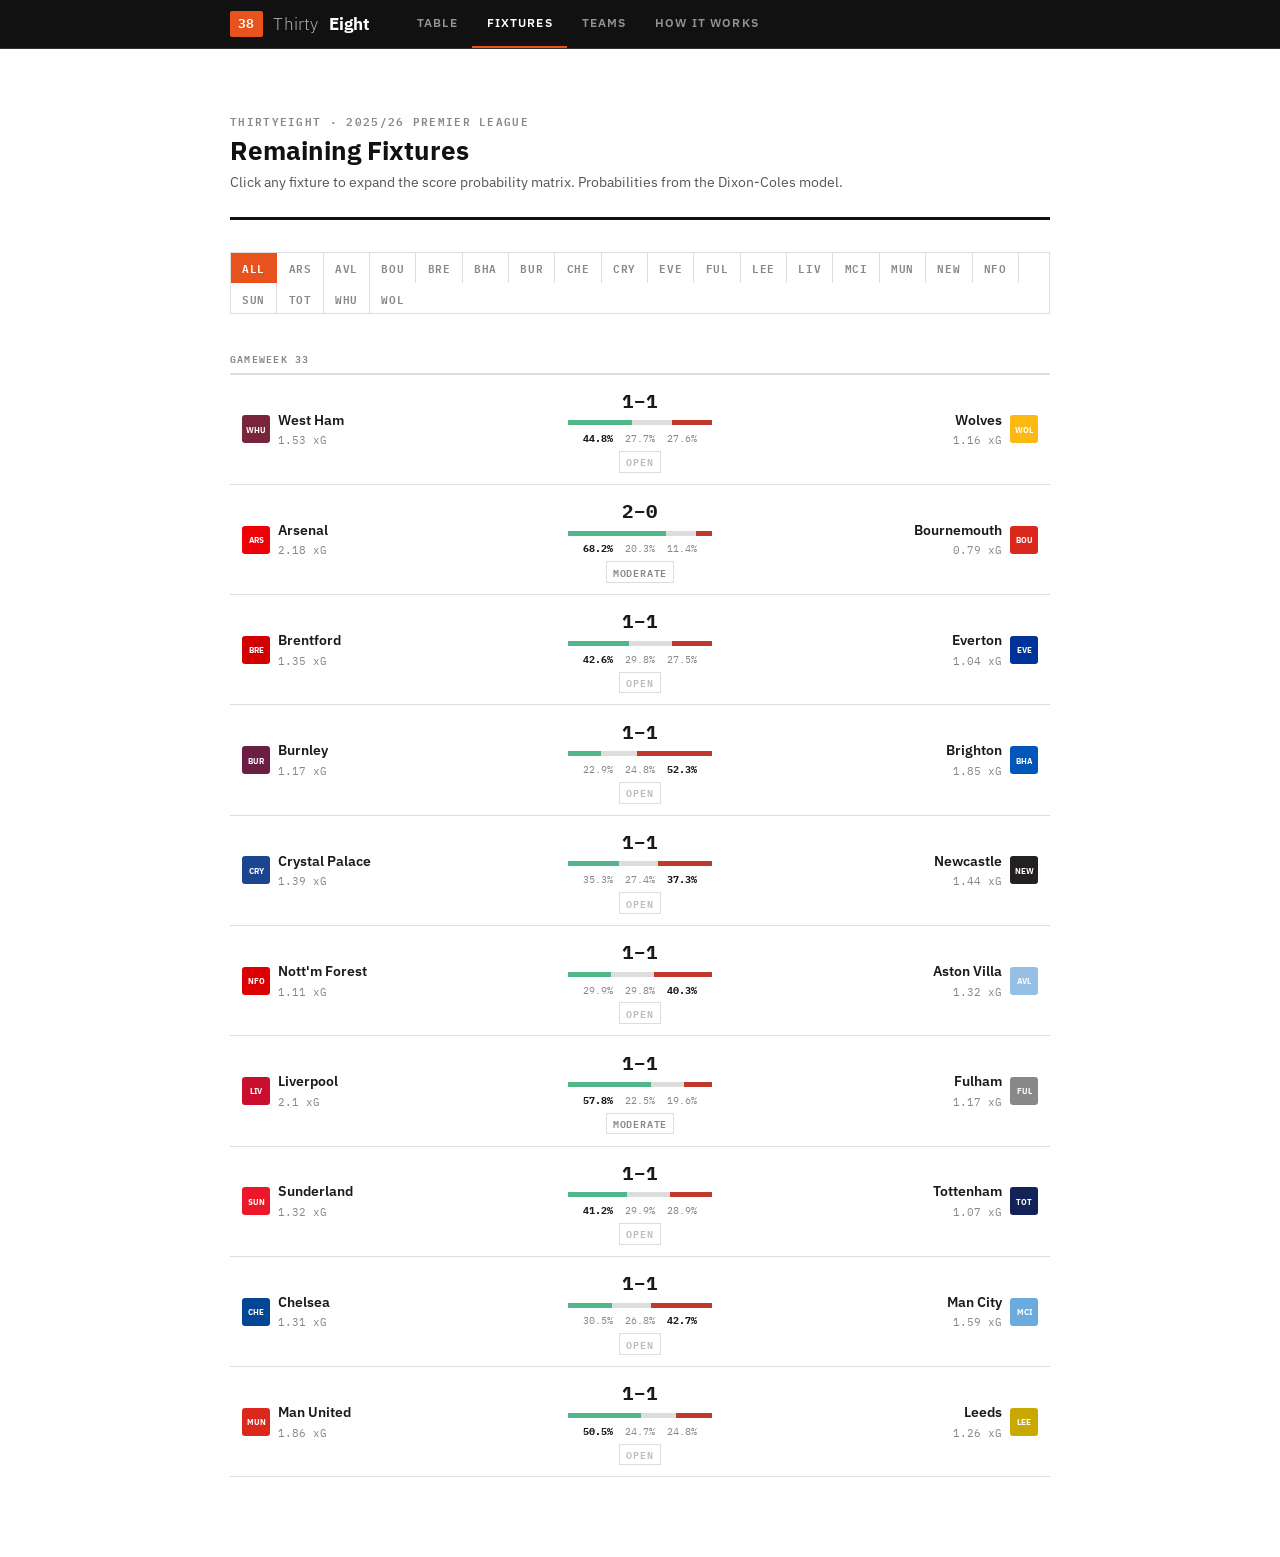
<file: website/fixtures.html>
<!DOCTYPE html>
<html lang="en">
<head>
<meta charset="UTF-8">
<meta name="viewport" content="width=device-width, initial-scale=1.0">
<title>Fixtures — ThirtyEight</title>
<link rel="stylesheet" href="styles.css">
</head>
<body>

<header class="site-header">
  <div class="header-inner">
    <a class="site-logo" href="index.html"><span class="logo-mark">38</span><span class="logo-word-light">Thirty</span><span class="logo-word-bold">Eight</span></a>
    <nav class="site-nav" id="mainNav">
      <a href="table.html">Table</a>
      <a href="fixtures.html" class="active">Fixtures</a>
      <a href="teams.html">Teams</a>
      <a href="methodology.html">How It Works</a>
    </nav>
    <button class="nav-toggle" id="navToggle" aria-label="Menu">☰</button>
  </div>
</header>

<main class="page-body">
<div class="container">

  <div class="page-header">
    <div class="eyebrow">ThirtyEight · 2025/26 Premier League</div>
    <h1>Remaining Fixtures</h1>
    <p class="deck">Click any fixture to expand the score probability matrix. Probabilities from the Dixon-Coles model.</p>
  </div>

  <div class="filter-bar" id="filterBar">
    <button class="filter-btn active" data-team="all">All</button>
  </div>

  <div id="fixturesContainer"></div>

</div>
</main>

<script src="data.js"></script>
<script>
const TEAM_ABBR = {
  'Arsenal':'ARS','Man City':'MCI','Aston Villa':'AVL','Man United':'MUN','Chelsea':'CHE',
  'Liverpool':'LIV','Brentford':'BRE','Everton':'EVE','Newcastle':'NEW','Bournemouth':'BOU',
  'Sunderland':'SUN','Fulham':'FUL','Brighton':'BHA','Crystal Palace':'CRY','Leeds':'LEE',
  'Tottenham':'TOT',"Nott'm Forest":'NFO','West Ham':'WHU','Burnley':'BUR','Wolves':'WOL',
};
const TEAM_COLORS = {
  'Arsenal':'#EF0107','Man City':'#6CABDD','Aston Villa':'#95BFE5','Man United':'#DA291C',
  'Chelsea':'#034694','Liverpool':'#C8102E','Brentford':'#D20000','Everton':'#003399',
  'Newcastle':'#241F20','Bournemouth':'#DA291C','Sunderland':'#EB172B','Fulham':'#888',
  'Brighton':'#0057B8','Crystal Palace':'#1B458F','Leeds':'#c9a800','Tottenham':'#132257',
  "Nott'm Forest":'#DD0000','West Ham':'#7A263A','Burnley':'#6C1D45','Wolves':'#FDB913',
};

function badge(team,size=26) {
  const c=TEAM_COLORS[team]||'#111';
  const a=TEAM_ABBR[team]||team.slice(0,3).toUpperCase();
  return `<div class="team-badge" style="width:${size}px;height:${size}px;background:${c};font-size:${size*.3}px;border-radius:3px">${a}</div>`;
}

function confidenceLevel(maxPct) {
  if (maxPct>=70) return ['STRONG','conf-strong'];
  if (maxPct>=56) return ['MODERATE','conf-moderate'];
  return ['OPEN','conf-open'];
}

function buildScoreMatrix(matrix, home, away) {
  if (!matrix||Object.keys(matrix).length===0) return '<p style="font-size:0.8rem;color:var(--gray4)">No data</p>';
  const maxVal = Math.max(...Object.values(matrix));
  let html=`<table class="score-matrix"><thead><tr><th style="background:transparent;border:none;width:22px"></th>`;
  for (let ag=0;ag<=4;ag++) html+=`<th>${TEAM_ABBR[away]||away} ${ag}</th>`;
  html+=`</tr></thead><tbody>`;
  for (let hg=0;hg<=4;hg++) {
    html+=`<tr><th>${TEAM_ABBR[home]||home} ${hg}</th>`;
    for (let ag=0;ag<=4;ag++) {
      const key=`${hg}-${ag}`, val=matrix[key]||0;
      const intensity=maxVal>0?val/maxVal:0;
      // Gray scale: 0% = white, 100% = near black
      const g=Math.round(245-intensity*230);
      const textColor=intensity>0.55?'#fff':'#111';
      const isBest=val===maxVal;
      html+=`<td style="background:rgb(${g},${g},${g});color:${textColor};${isBest?'font-weight:700':''}" title="${hg}-${ag}: ${val.toFixed(1)}%">${val.toFixed(1)}%</td>`;
    }
    html+=`</tr>`;
  }
  html+=`</tbody></table>`;
  return html;
}

function buildCard(f) {
  const maxP=Math.max(f.homeWin,f.draw,f.awayWin);
  const [confLabel,confClass]=confidenceLevel(maxP);
  const hDom=f.homeWin===maxP,dDom=f.draw===maxP,aDom=f.awayWin===maxP;
  const xgMax=Math.max(f.xgHome,f.xgAway,2.5);
  const cardId=`c-${f.home.replace(/[^a-z]/gi,'')}-${f.away.replace(/[^a-z]/gi,'')}`;

  const card=document.createElement('div');
  card.className=`fixture-card${maxP>=70?' high-conf':''}`;
  card.dataset.home=f.home; card.dataset.away=f.away;

  card.innerHTML=`
    <div class="fixture-main" onclick="toggle('${cardId}')">
      <div class="fixture-team">
        ${badge(f.home,28)}
        <div>
          <div class="fixture-team-name">${f.home}</div>
          <div class="fixture-xg">${f.xgHome} xG</div>
        </div>
      </div>
      <div class="fixture-center">
        <div class="fixture-pred-score">${f.predHome}–${f.predAway}</div>
        <div class="fixture-hda-bar"><div class="hda-h" style="flex:${f.homeWin}"></div><div class="hda-d" style="flex:${f.draw}"></div><div class="hda-a" style="flex:${f.awayWin}"></div></div>
        <div class="fixture-hda-nums">
          <span class="${hDom?'dominant':''}">${f.homeWin}%</span>
          <span class="${dDom?'dominant':''}">${f.draw}%</span>
          <span class="${aDom?'dominant':''}">${f.awayWin}%</span>
        </div>
        <span class="confidence-badge ${confClass}">${confLabel}</span>
      </div>
      <div class="fixture-team away">
        ${badge(f.away,28)}
        <div style="text-align:right">
          <div class="fixture-team-name">${f.away}</div>
          <div class="fixture-xg">${f.xgAway} xG</div>
        </div>
      </div>
    </div>
    <div class="fixture-detail" id="${cardId}">
      <div class="detail-grid">
        <div>
          <div class="score-matrix-title">Probability of every final score</div>
          ${buildScoreMatrix(f.scoreMatrix,f.home,f.away)}
        </div>
        <div>
          <div class="score-matrix-title" style="margin-bottom:0.5rem">Most likely scorelines</div>
          <div class="top-scores">
            ${(f.top5||[]).map((s,i)=>`<div class="top-score-pill${i===0?' best':''}">${s.score} <span style="opacity:0.65">${s.pct}%</span></div>`).join('')}
          </div>
          <div style="margin-top:1rem">
            <div class="score-matrix-title" style="margin-bottom:0.5rem">Expected goals</div>
            <div class="xg-bar-row">
              <span class="xg-num">${f.xgHome}</span>
              <div style="flex:1;height:8px;display:flex;align-items:center">
                <div class="xg-home-bar" style="width:${Math.min(f.xgHome/xgMax*100,100)}%;height:8px"></div>
              </div>
              <span style="font-family:var(--fontMono);font-size:0.65rem;color:var(--gray5);width:30px;text-align:right">${TEAM_ABBR[f.home]||f.home}</span>
            </div>
            <div class="xg-bar-row">
              <span class="xg-num">${f.xgAway}</span>
              <div style="flex:1;height:8px;display:flex;align-items:center">
                <div class="xg-away-bar" style="width:${Math.min(f.xgAway/xgMax*100,100)}%;height:8px"></div>
              </div>
              <span style="font-family:var(--fontMono);font-size:0.65rem;color:var(--gray5);width:30px;text-align:right">${TEAM_ABBR[f.away]||f.away}</span>
            </div>
          </div>
        </div>
      </div>
    </div>
  `;
  return card;
}

function toggle(id) {
  const el=document.getElementById(id);
  if (el) el.classList.toggle('open');
}
window.toggle=toggle;

// Filter buttons
const GW_KEY=Object.keys(SITE_DATA).find(k=>/^gw\d+$/.test(k));
const GW_NUM=GW_KEY?parseInt(GW_KEY.replace("gw","")):"?";
const teams=Array.from(new Set(SITE_DATA[GW_KEY].flatMap(f=>[f.home,f.away]))).sort();
const filterBar=document.getElementById('filterBar');
teams.forEach(team=>{
  const btn=document.createElement('button');
  btn.className='filter-btn';
  btn.dataset.team=team;
  btn.textContent=TEAM_ABBR[team]||team;
  btn.addEventListener('click',()=>{ setFilter(team); });
  filterBar.appendChild(btn);
});

filterBar.querySelector('[data-team="all"]').addEventListener('click',()=>setFilter('all'));

function setFilter(team) {
  document.querySelectorAll('.filter-btn').forEach(b=>b.classList.remove('active'));
  document.querySelector(`[data-team="${team}"]`).classList.add('active');
  render(team);
}

function render(team) {
  const container=document.getElementById('fixturesContainer');
  container.innerHTML='';
  const filtered=team==='all'?SITE_DATA[GW_KEY]:SITE_DATA[GW_KEY].filter(f=>f.home===team||f.away===team);

  const gwLabel=document.createElement('div');
  gwLabel.className='gw-header';
  gwLabel.textContent='Gameweek '+GW_NUM;
  container.appendChild(gwLabel);

  const list=document.createElement('div');
  list.className='fixtures-list animate-in';
  filtered.forEach(f=>list.appendChild(buildCard(f)));
  container.appendChild(list);
}

render('all');

document.getElementById('navToggle').addEventListener('click',()=>{
  document.getElementById('mainNav').classList.toggle('open');
});
</script>
</body>
</html>
</file>
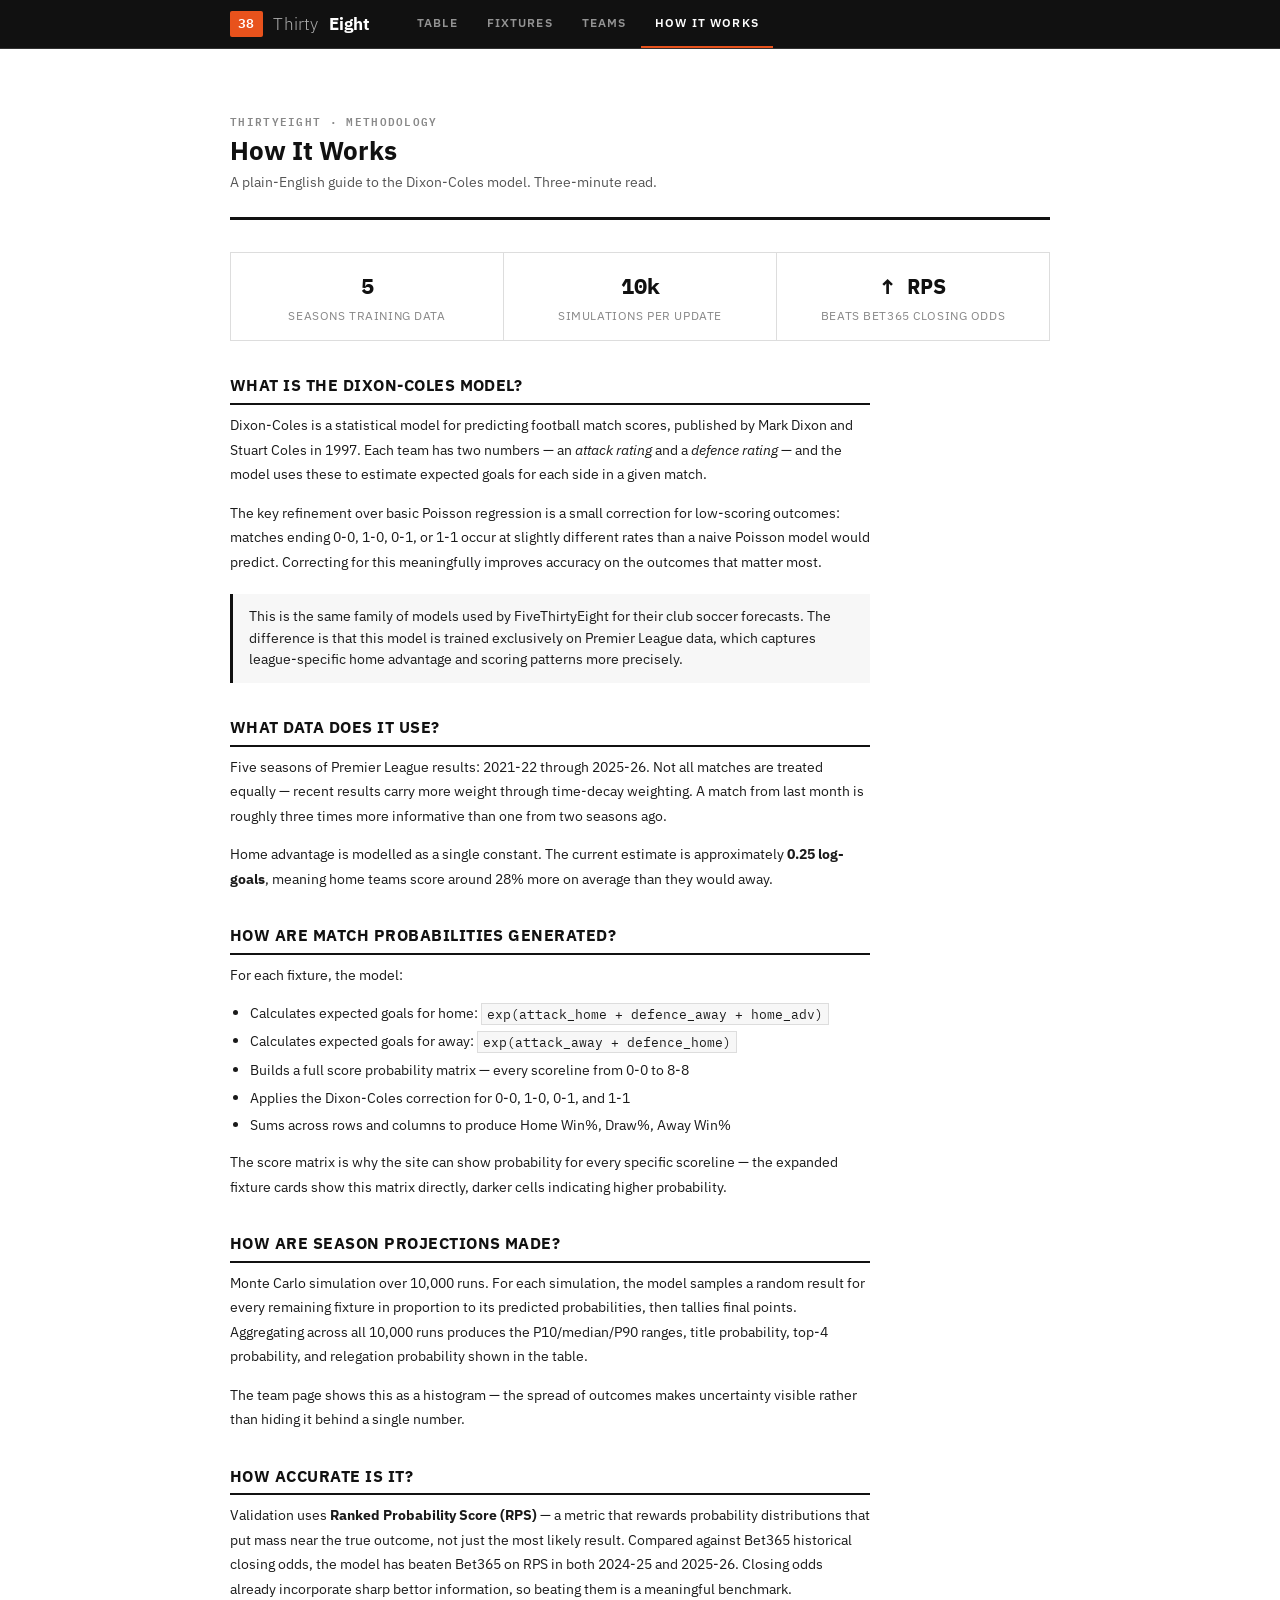
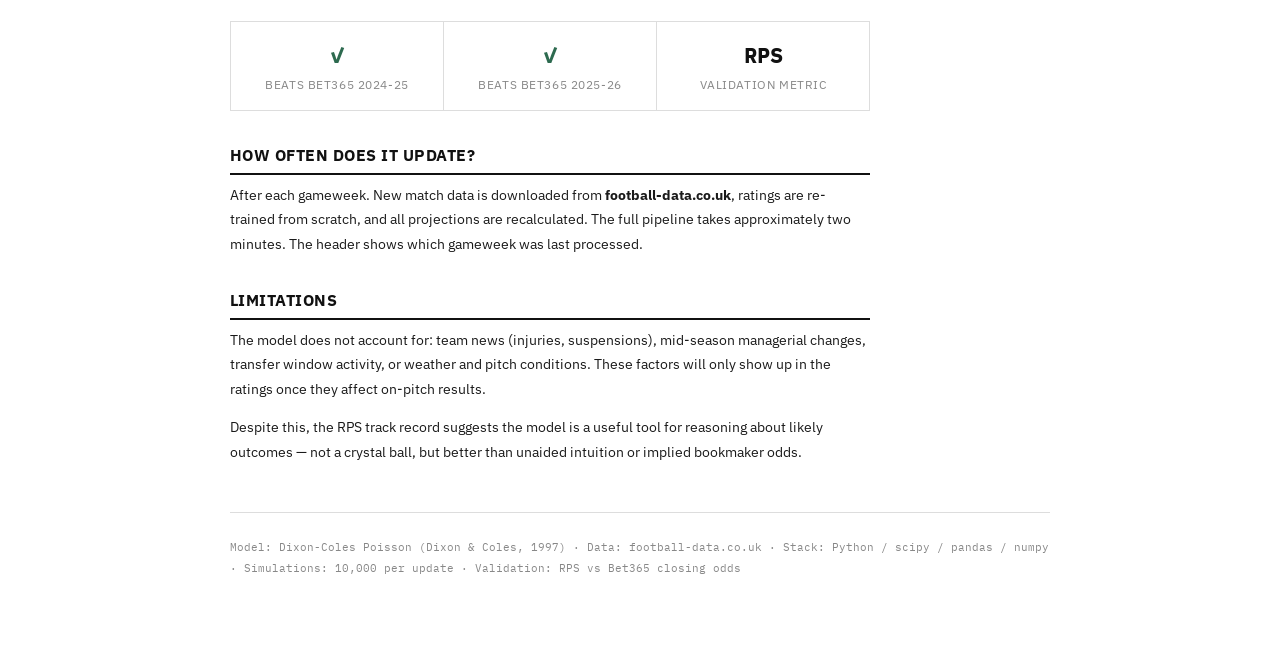
<file: website/methodology.html>
<!DOCTYPE html>
<html lang="en">
<head>
<meta charset="UTF-8">
<meta name="viewport" content="width=device-width, initial-scale=1.0">
<title>How It Works — ThirtyEight</title>
<link rel="stylesheet" href="styles.css">
</head>
<body>

<header class="site-header">
  <div class="header-inner">
    <a class="site-logo" href="index.html"><span class="logo-mark">38</span><span class="logo-word-light">Thirty</span><span class="logo-word-bold">Eight</span></a>
    <nav class="site-nav" id="mainNav">
      <a href="table.html">Table</a>
      <a href="fixtures.html">Fixtures</a>
      <a href="teams.html">Teams</a>
      <a href="methodology.html" class="active">How It Works</a>
    </nav>
    <button class="nav-toggle" id="navToggle" aria-label="Menu">☰</button>
  </div>
</header>

<main class="page-body">
<div class="container">

  <div class="page-header">
    <div class="eyebrow">ThirtyEight · Methodology</div>
    <h1>How It Works</h1>
    <p class="deck">A plain-English guide to the Dixon-Coles model. Three-minute read.</p>
  </div>

  <div class="stat-grid" style="margin-bottom:2rem">
    <div class="stat-card"><div class="stat-val">5</div><div class="stat-label">Seasons training data</div></div>
    <div class="stat-card"><div class="stat-val">10k</div><div class="stat-label">Simulations per update</div></div>
    <div class="stat-card"><div class="stat-val">↑ RPS</div><div class="stat-label">Beats Bet365 closing odds</div></div>
  </div>

  <div class="prose">

    <h2>What is the Dixon-Coles model?</h2>
    <p>Dixon-Coles is a statistical model for predicting football match scores, published by Mark Dixon and Stuart Coles in 1997. Each team has two numbers — an <em>attack rating</em> and a <em>defence rating</em> — and the model uses these to estimate expected goals for each side in a given match.</p>
    <p>The key refinement over basic Poisson regression is a small correction for low-scoring outcomes: matches ending 0-0, 1-0, 0-1, or 1-1 occur at slightly different rates than a naive Poisson model would predict. Correcting for this meaningfully improves accuracy on the outcomes that matter most.</p>

    <div class="callout">
      This is the same family of models used by FiveThirtyEight for their club soccer forecasts. The difference is that this model is trained exclusively on Premier League data, which captures league-specific home advantage and scoring patterns more precisely.
    </div>

    <h2>What data does it use?</h2>
    <p>Five seasons of Premier League results: 2021-22 through 2025-26. Not all matches are treated equally — recent results carry more weight through time-decay weighting. A match from last month is roughly three times more informative than one from two seasons ago.</p>
    <p>Home advantage is modelled as a single constant. The current estimate is approximately <strong>0.25 log-goals</strong>, meaning home teams score around 28% more on average than they would away.</p>

    <h2>How are match probabilities generated?</h2>
    <p>For each fixture, the model:</p>
    <ul>
      <li>Calculates expected goals for home: <code>exp(attack_home + defence_away + home_adv)</code></li>
      <li>Calculates expected goals for away: <code>exp(attack_away + defence_home)</code></li>
      <li>Builds a full score probability matrix — every scoreline from 0-0 to 8-8</li>
      <li>Applies the Dixon-Coles correction for 0-0, 1-0, 0-1, and 1-1</li>
      <li>Sums across rows and columns to produce Home Win%, Draw%, Away Win%</li>
    </ul>
    <p>The score matrix is why the site can show probability for every specific scoreline — the expanded fixture cards show this matrix directly, darker cells indicating higher probability.</p>

    <h2>How are season projections made?</h2>
    <p>Monte Carlo simulation over 10,000 runs. For each simulation, the model samples a random result for every remaining fixture in proportion to its predicted probabilities, then tallies final points. Aggregating across all 10,000 runs produces the P10/median/P90 ranges, title probability, top-4 probability, and relegation probability shown in the table.</p>
    <p>The team page shows this as a histogram — the spread of outcomes makes uncertainty visible rather than hiding it behind a single number.</p>

    <h2>How accurate is it?</h2>
    <p>Validation uses <strong>Ranked Probability Score (RPS)</strong> — a metric that rewards probability distributions that put mass near the true outcome, not just the most likely result. Compared against Bet365 historical closing odds, the model has beaten Bet365 on RPS in both 2024-25 and 2025-26. Closing odds already incorporate sharp bettor information, so beating them is a meaningful benchmark.</p>

    <div class="stat-grid">
      <div class="stat-card"><div class="stat-val" style="color:var(--winGreen)">✓</div><div class="stat-label">Beats Bet365 2024-25</div></div>
      <div class="stat-card"><div class="stat-val" style="color:var(--winGreen)">✓</div><div class="stat-label">Beats Bet365 2025-26</div></div>
      <div class="stat-card"><div class="stat-val">RPS</div><div class="stat-label">Validation metric</div></div>
    </div>

    <h2>How often does it update?</h2>
    <p>After each gameweek. New match data is downloaded from <strong>football-data.co.uk</strong>, ratings are re-trained from scratch, and all projections are recalculated. The full pipeline takes approximately two minutes. The header shows which gameweek was last processed.</p>

    <h2>Limitations</h2>
    <p>The model does not account for: team news (injuries, suspensions), mid-season managerial changes, transfer window activity, or weather and pitch conditions. These factors will only show up in the ratings once they affect on-pitch results.</p>
    <p>Despite this, the RPS track record suggests the model is a useful tool for reasoning about likely outcomes — not a crystal ball, but better than unaided intuition or implied bookmaker odds.</p>

  </div>

  <div style="margin-top:3rem;padding-top:1.5rem;border-top:1px solid var(--gray3);font-family:var(--fontMono);font-size:0.68rem;color:var(--gray5);line-height:1.9">
    Model: Dixon-Coles Poisson (Dixon & Coles, 1997) ·
    Data: football-data.co.uk ·
    Stack: Python / scipy / pandas / numpy ·
    Simulations: 10,000 per update ·
    Validation: RPS vs Bet365 closing odds
  </div>

</div>
</main>

<script>
document.getElementById('navToggle').addEventListener('click', () => {
  document.getElementById('mainNav').classList.toggle('open');
});
</script>
</body>
</html>
</file>
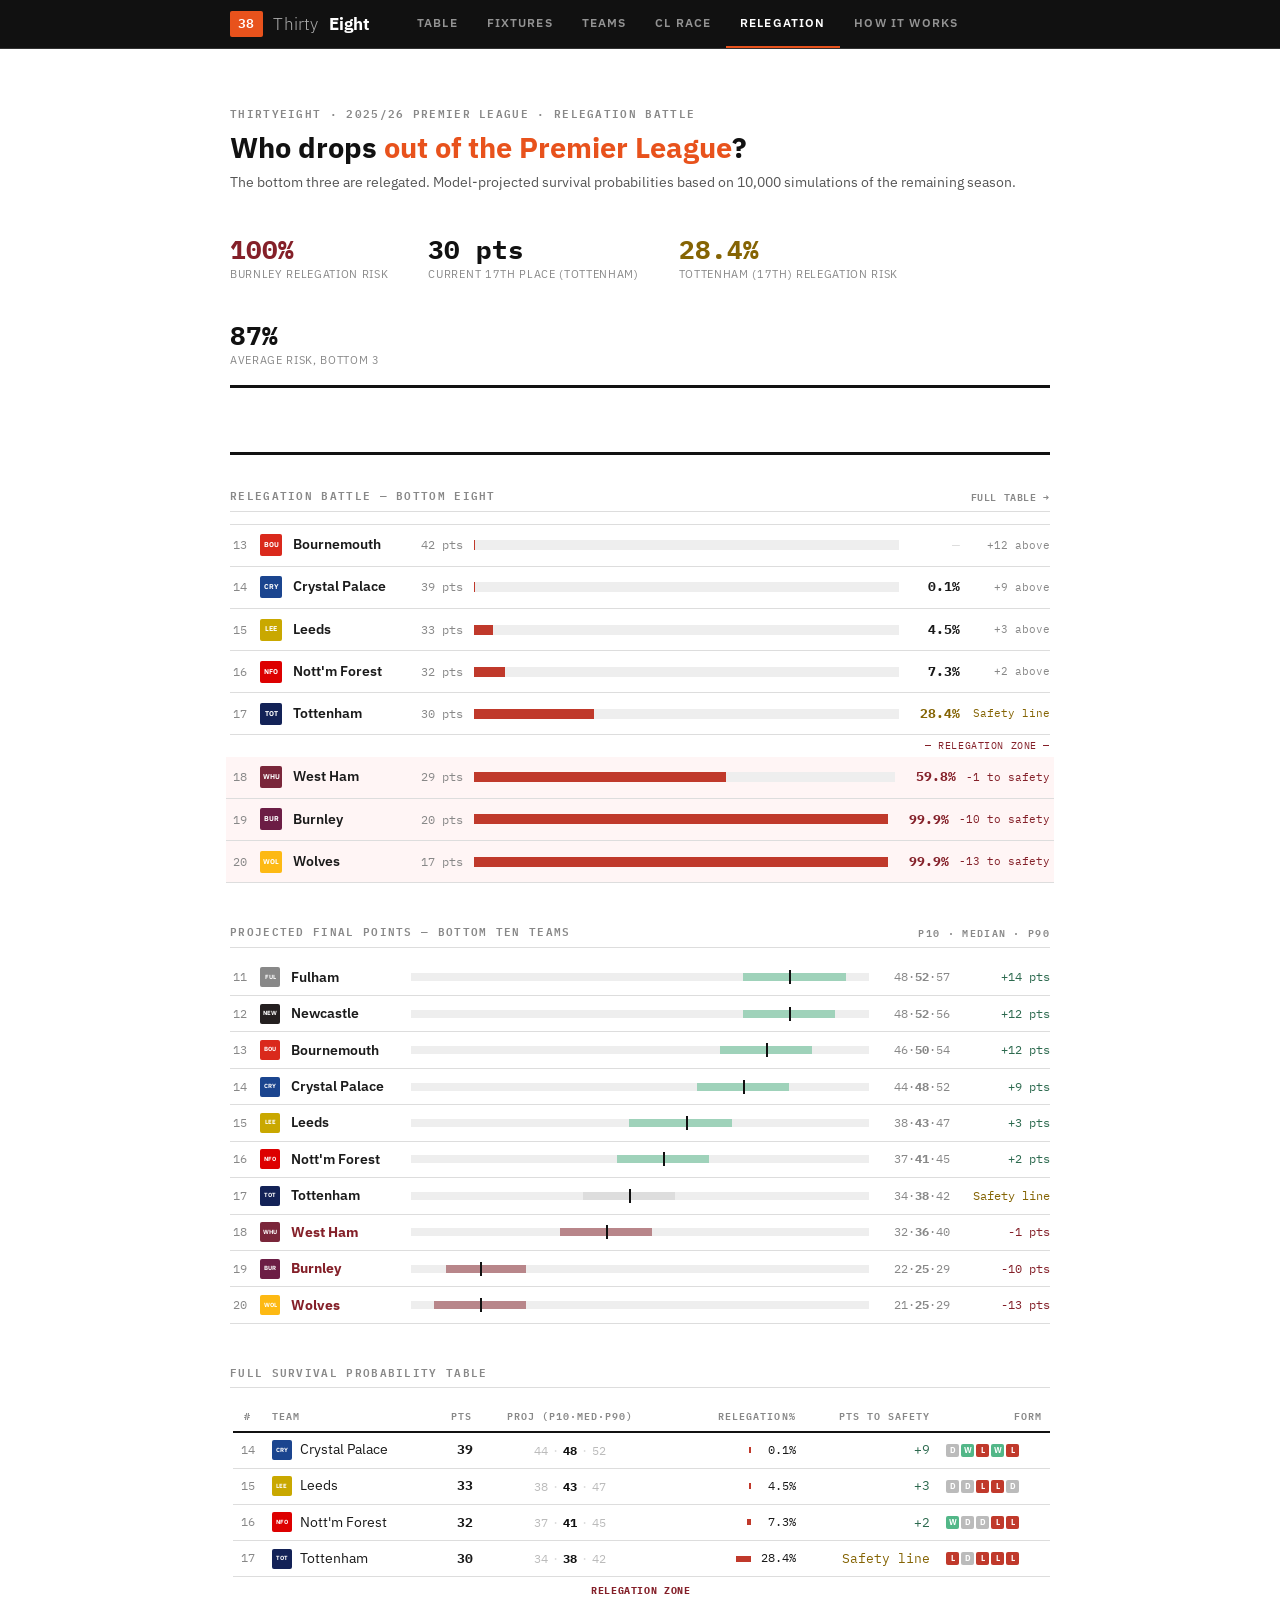
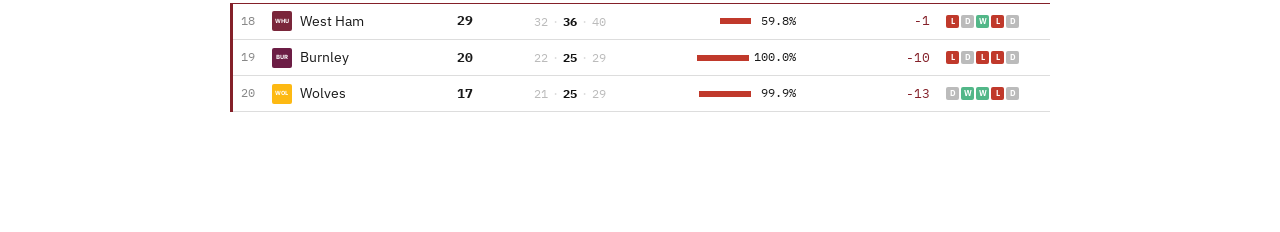
<file: website/relegation.html>
<!DOCTYPE html>
<html lang="en">
<head>
<meta charset="UTF-8">
<meta name="viewport" content="width=device-width, initial-scale=1.0">
<title>Relegation Battle — ThirtyEight</title>
<link rel="stylesheet" href="styles.css">
<style>
  .rel-row {
    display: flex;
    align-items: center;
    gap: 0.65rem;
    padding: 0.6rem 0;
    border-bottom: 1px solid var(--gray3);
  }
  .rel-row:first-child { border-top: 1px solid var(--gray3); }
  .rel-row.danger { background: #fff5f5; margin: 0 -0.25rem; padding-left: 0.25rem; padding-right: 0.25rem; }
  .rel-pos {
    font-family: var(--fontMono);
    font-size: 0.72rem;
    color: var(--gray5);
    width: 20px;
    text-align: center;
    flex-shrink: 0;
  }
  .rel-team {
    font-size: 0.875rem;
    font-weight: 600;
    min-width: 110px;
  }
  .rel-pts {
    font-family: var(--fontMono);
    font-size: 0.72rem;
    color: var(--gray5);
    min-width: 50px;
    text-align: right;
  }
  .rel-bar-wrap {
    flex: 1;
    height: 10px;
    background: var(--gray2);
    overflow: hidden;
    min-width: 60px;
  }
  .rel-bar {
    height: 100%;
    background: #c0392b;
    transition: width 0.7s ease;
  }
  .rel-pct {
    font-family: var(--fontMono);
    font-size: 0.8rem;
    font-weight: 700;
    min-width: 50px;
    text-align: right;
  }
  .rel-range {
    font-family: var(--fontMono);
    font-size: 0.68rem;
    color: var(--gray5);
    min-width: 80px;
    text-align: right;
  }
  .key-stat-row {
    display: flex;
    gap: 2.5rem;
    flex-wrap: wrap;
    padding: 1.5rem 0 1rem;
    border-bottom: 3px solid var(--black);
    margin-bottom: 2rem;
  }
  .key-stat .val {
    font-family: var(--fontMono);
    font-size: 1.6rem;
    font-weight: 700;
    line-height: 1;
    color: var(--black);
  }
  .key-stat .val.red { color: var(--lossRed); }
  .key-stat .val.amber { color: #856404; }
  .key-stat .lbl {
    font-size: 0.7rem;
    color: var(--gray5);
    text-transform: uppercase;
    letter-spacing: 0.06em;
    margin-top: 3px;
  }
  .cutoff-label {
    font-family: var(--fontMono);
    font-size: 0.6rem;
    color: var(--gray4);
    text-align: right;
    padding: 0.2rem 0;
    letter-spacing: 0.06em;
    text-transform: uppercase;
  }
  .pts-range-chart { margin-top: 0.5rem; }
  .pts-range-row {
    display: flex;
    align-items: center;
    gap: 0.65rem;
    padding: 0.45rem 0;
    border-bottom: 1px solid var(--gray3);
    font-size: 0.85rem;
    cursor: pointer;
  }
  .pts-range-row:hover { background: var(--gray1); }
  .range-track {
    flex: 1;
    height: 8px;
    background: var(--gray2);
    position: relative;
    min-width: 80px;
  }
  .range-fill {
    position: absolute;
    height: 100%;
    transition: left 0.5s ease, width 0.5s ease;
  }
  .range-fill.safe    { background: var(--winGreenMid); opacity: 0.5; }
  .range-fill.danger  { background: var(--lossRed); opacity: 0.5; }
  .range-fill.neutral { background: var(--gray3); }
  .range-median {
    position: absolute;
    width: 2px;
    height: 14px;
    top: -3px;
    background: var(--black);
  }
  .range-num {
    font-family: var(--fontMono);
    font-size: 0.72rem;
    color: var(--gray5);
    min-width: 70px;
    text-align: right;
  }
  .safety-gap {
    font-family: var(--fontMono);
    font-size: 0.72rem;
    min-width: 90px;
    text-align: right;
  }
  .safety-gap.above { color: var(--winGreen); }
  .safety-gap.below { color: var(--lossRed); }
  .safety-gap.borderline { color: #856404; }
</style>
</head>
<body>

<header class="site-header">
  <div class="header-inner">
    <a class="site-logo" href="index.html"><span class="logo-mark">38</span><span class="logo-word-light">Thirty</span><span class="logo-word-bold">Eight</span></a>
    <nav class="site-nav" id="mainNav">
      <a href="table.html">Table</a>
      <a href="fixtures.html">Fixtures</a>
      <a href="teams.html">Teams</a>
      <a href="champions-league.html">CL Race</a>
      <a href="relegation.html" class="active">Relegation</a>
      <a href="methodology.html">How It Works</a>
    </nav>
    <button class="nav-toggle" id="navToggle" aria-label="Menu">☰</button>
  </div>
</header>

<main class="page-body">
<div class="container">

  <!-- LEDE -->
  <div class="home-lede" style="padding-top:1.5rem">
    <div class="eyebrow">ThirtyEight · 2025/26 Premier League · Relegation Battle</div>
    <h1>Who drops <span class="accent" id="heroText">out of the Premier League</span>?</h1>
    <p class="sub">The bottom three are relegated. Model-projected survival probabilities based on 10,000 simulations of the remaining season.</p>
    <div class="key-stat-row" id="keyStats"></div>
  </div>

  <!-- RELEGATION RACE -->
  <section class="section">
    <div class="section-label">
      <span>Relegation battle — bottom eight</span>
      <a href="table.html">Full table →</a>
    </div>
    <div id="relRace"></div>
  </section>

  <!-- PROJECTED POINTS RANGES -->
  <section class="section">
    <div class="section-label">
      <span>Projected final points — bottom ten teams</span>
      <span style="font-family:var(--fontMono);font-size:0.65rem;color:var(--gray5)">P10 · Median · P90</span>
    </div>
    <div class="pts-range-chart" id="rangeChart"></div>
  </section>

  <!-- FULL RELEGATION TABLE -->
  <section class="section">
    <div class="section-label">
      <span>Full survival probability table</span>
    </div>
    <div class="league-table-wrap">
      <table class="league-table" id="fullTable">
        <thead>
          <tr>
            <th>#</th>
            <th>Team</th>
            <th>Pts</th>
            <th class="hide-mobile" style="text-align:center">Proj (P10·Med·P90)</th>
            <th>Relegation%</th>
            <th class="hide-mobile">Pts to safety</th>
            <th class="hide-mobile hide-tablet">Form</th>
          </tr>
        </thead>
        <tbody id="fullTableBody"></tbody>
      </table>
    </div>
  </section>

</div>
</main>

<script src="data.js"></script>
<script>
const TEAM_COLORS = {
  'Arsenal':'#EF0107','Man City':'#6CABDD','Aston Villa':'#95BFE5','Man United':'#DA291C',
  'Chelsea':'#034694','Liverpool':'#C8102E','Brentford':'#D20000','Everton':'#003399',
  'Newcastle':'#241F20','Bournemouth':'#DA291C','Sunderland':'#EB172B','Fulham':'#888',
  'Brighton':'#0057B8','Crystal Palace':'#1B458F','Leeds':'#c9a800','Tottenham':'#132257',
  "Nott'm Forest":'#DD0000','West Ham':'#7A263A','Burnley':'#6C1D45','Wolves':'#FDB913',
};
const TEAM_ABBR = {
  'Arsenal':'ARS','Man City':'MCI','Aston Villa':'AVL','Man United':'MUN','Chelsea':'CHE',
  'Liverpool':'LIV','Brentford':'BRE','Everton':'EVE','Newcastle':'NEW','Bournemouth':'BOU',
  'Sunderland':'SUN','Fulham':'FUL','Brighton':'BHA','Crystal Palace':'CRY','Leeds':'LEE',
  'Tottenham':'TOT',"Nott'm Forest":'NFO','West Ham':'WHU','Burnley':'BUR','Wolves':'WOL',
};

function badge(team, size=20) {
  const c = TEAM_COLORS[team]||'#111';
  const a = TEAM_ABBR[team]||team.slice(0,3).toUpperCase();
  return `<div class="team-badge" style="width:${size}px;height:${size}px;background:${c};font-size:${size*.3}px">${a}</div>`;
}
function formGuide(form) {
  return '<div class="form-guide">' + form.map(r=>`<div class="form-sq ${r}">${r}</div>`).join('') + '</div>';
}
function fmtPct(v) {
  if (v < 0.1) return '<span style="color:var(--gray3)">—</span>';
  if (v >= 99.9) return '<strong style="color:var(--lossRed)">99.9%</strong>';
  return v.toFixed(1)+'%';
}

const proj = SITE_DATA.projection;

// Sort by relegation probability (descending) for danger teams
const byRelegPct = [...proj].sort((a,b)=>b.relegPct-a.relegPct);
const mostDanger  = byRelegPct[0];
const safetyLine  = proj[16]; // 17th place team
const bottomThree = proj.slice(17); // 18th-20th
const borderline  = proj[16]; // 17th is borderline

// Current pts of 17th place team (the "safety" benchmark)
const safetyPts = proj.find(t=>t.pos===17)?.currentPts ?? proj[16].currentPts;

// ── Key stats ─────────────────────────────────────────────────────────────────
const keyStatsEl = document.getElementById('keyStats');
const avgRelPct  = bottomThree.reduce((s,t)=>s+t.relegPct,0)/3;
keyStatsEl.innerHTML = `
  <div class="key-stat">
    <div class="val red">${mostDanger.relegPct.toFixed(0)}%</div>
    <div class="lbl">${mostDanger.team} relegation risk</div>
  </div>
  <div class="key-stat">
    <div class="val">${safetyPts} pts</div>
    <div class="lbl">Current 17th place (${safetyLine.team})</div>
  </div>
  <div class="key-stat">
    <div class="val amber">${borderline.relegPct.toFixed(1)}%</div>
    <div class="lbl">${borderline.team} (17th) relegation risk</div>
  </div>
  <div class="key-stat">
    <div class="val">${avgRelPct.toFixed(0)}%</div>
    <div class="lbl">Average risk, bottom 3</div>
  </div>
`;

// ── Relegation race rows ──────────────────────────────────────────────────────
const relEl = document.getElementById('relRace');
// Show bottom 10 or any team with relegation risk > 2%
const relContenders = proj.filter(t => t.relegPct > 1 || t.pos >= 13).slice(-10);
const maxRel = Math.max(...relContenders.map(t=>t.relegPct));

// Add relegation zone divider
let shownDivider = false;

relContenders.forEach((t,i) => {
  // Add cutoff line between 17th and 18th
  if (!shownDivider && t.pos >= 18) {
    const cutoff = document.createElement('div');
    cutoff.className = 'cutoff-label';
    cutoff.textContent = '— Relegation zone —';
    cutoff.style.color = 'var(--lossRed)';
    relEl.appendChild(cutoff);
    shownDivider = true;
  }

  const isDanger = t.pos >= 18;
  const row = document.createElement('div');
  row.className = `rel-row${isDanger?' danger':''}`;
  row.style.cursor = 'pointer';
  row.onclick = () => window.location.href = `team.html?team=${encodeURIComponent(t.team)}`;

  const gapToSafety = t.currentPts - safetyPts;
  let gapHtml = '';
  if (t.pos >= 18) {
    gapHtml = `<span class="rel-range hide-mobile" style="color:var(--lossRed)">-${Math.abs(gapToSafety)} to safety</span>`;
  } else if (t.pos === 17) {
    gapHtml = `<span class="rel-range hide-mobile" style="color:#856404">Safety line</span>`;
  } else {
    gapHtml = `<span class="rel-range hide-mobile" style="color:var(--gray5)">+${gapToSafety} above</span>`;
  }

  row.innerHTML = `
    <span class="rel-pos">${t.pos}</span>
    ${badge(t.team, 22)}
    <span class="rel-team">${t.team}</span>
    <span class="rel-pts">${t.currentPts} pts</span>
    <div class="rel-bar-wrap"><div class="rel-bar" style="width:${Math.max(t.relegPct,0.3)/maxRel*100}%"></div></div>
    <span class="rel-pct" style="color:${t.relegPct>50?'var(--lossRed)':t.relegPct>20?'#856404':'var(--nearBlack)'}">${fmtPct(t.relegPct)}</span>
    ${gapHtml}
  `;
  relEl.appendChild(row);
});

// ── Projected points range chart (bottom 10) ──────────────────────────────────
const rangeEl = document.getElementById('rangeChart');
const bottom10 = proj.slice(-10);
const allMins = bottom10.map(t=>t.projMin);
const allMaxs = bottom10.map(t=>t.projMax);
const domainMin = Math.min(...allMins) - 2;
const domainMax = Math.max(...allMaxs) + 2;
const domainRange = domainMax - domainMin;
// safety threshold — median pts of 17th team approximated
const safetyMed = proj[16].projMed;
const safetyPctDom = ((safetyMed - domainMin)/domainRange)*100;

bottom10.forEach(t => {
  const isDanger = t.pos >= 18;
  const isBorderline = t.pos === 17;
  const colorClass = isDanger ? 'danger' : isBorderline ? 'neutral' : 'safe';

  const pctLo  = ((t.projMin - domainMin)/domainRange)*100;
  const pctHi  = ((t.projMax - domainMin)/domainRange)*100;
  const pctMed = ((t.projMed - domainMin)/domainRange)*100;

  const row = document.createElement('div');
  row.className = 'pts-range-row';
  row.onclick = () => window.location.href = `team.html?team=${encodeURIComponent(t.team)}`;
  row.innerHTML = `
    <span style="width:20px;text-align:center;font-family:var(--fontMono);font-size:0.72rem;color:var(--gray5)">${t.pos}</span>
    ${badge(t.team, 20)}
    <span style="min-width:110px;font-weight:${isDanger?'700':'600'};color:${isDanger?'var(--lossRed)':'inherit'}">${t.team}</span>
    <div class="range-track">
      <div class="range-fill ${colorClass}" style="left:${pctLo}%;width:${pctHi-pctLo}%"></div>
      <div class="range-median" style="left:${pctMed}%"></div>
    </div>
    <span class="range-num">${t.projMin}·<strong>${t.projMed}</strong>·${t.projMax}</span>
    <span class="safety-gap hide-mobile ${isDanger?'below':isBorderline?'borderline':'above'}">
      ${isDanger ? `${t.currentPts - safetyPts} pts` : isBorderline ? 'Safety line' : `+${t.currentPts - safetyPts} pts`}
    </span>
  `;
  rangeEl.appendChild(row);
});

// ── Full survival probability table ──────────────────────────────────────────
const tBody = document.getElementById('fullTableBody');
const tableTeams = proj.filter(t => t.relegPct > 0.5 || t.pos >= 14);
const tMaxRel = Math.max(...tableTeams.map(t=>t.relegPct));

let shownRelDiv = false;
tableTeams.forEach((t,i) => {
  if (!shownRelDiv && t.pos >= 18) {
    const sep = document.createElement('tr');
    sep.innerHTML = `<td colspan="7" style="text-align:center;font-family:var(--fontMono);font-size:0.65rem;color:var(--lossRed);padding:0.3rem;border-bottom:1px solid var(--lossRed);font-weight:700;letter-spacing:0.06em">RELEGATION ZONE</td>`;
    tBody.appendChild(sep);
    shownRelDiv = true;
  }

  const zone = t.pos >= 18 ? 'zone-rel' : 'zone-none';
  const gapToSafety17 = t.pos >= 18 ? t.currentPts - safetyPts : t.pos === 17 ? 0 : t.currentPts - safetyPts;
  const gapDisplay = t.pos === 17 ? '<span style="color:#856404">Safety line</span>'
    : t.pos >= 18 ? `<span style="color:var(--lossRed)">${gapToSafety17}</span>`
    : `<span style="color:var(--winGreen)">+${gapToSafety17}</span>`;

  const relBar = t.relegPct < 0.1
    ? '<span style="color:var(--gray3)">—</span>'
    : `<div class="prob-bar-wrap"><div class="prob-bar red" style="width:${Math.max(Math.round(t.relegPct/tMaxRel*52),2)}px"></div><span class="prob-val">${t.relegPct.toFixed(1)}%</span></div>`;

  const tr = document.createElement('tr');
  tr.className = zone;
  tr.style.cursor = 'pointer';
  tr.onclick = () => window.location.href = `team.html?team=${encodeURIComponent(t.team)}`;
  tr.innerHTML = `
    <td>${t.pos}</td>
    <td><div class="team-cell">${badge(t.team)}<span class="team-name">${t.team}</span></div></td>
    <td class="mono-cell" style="font-weight:700">${t.currentPts}</td>
    <td class="hide-mobile" style="text-align:center">
      <div class="proj-inline">
        <span class="p-lo">${t.projMin}</span><span class="sep">·</span>
        <span class="p-med">${t.projMed}</span><span class="sep">·</span>
        <span class="p-hi">${t.projMax}</span>
      </div>
    </td>
    <td class="prob-bar-cell">${relBar}</td>
    <td class="mono-cell hide-mobile">${gapDisplay}</td>
    <td class="hide-mobile hide-tablet">${formGuide(t.form)}</td>
  `;
  tBody.appendChild(tr);
});

// Animate
window.addEventListener('load', () => {
  document.querySelectorAll('.rel-bar').forEach(b => {
    const w = b.style.width; b.style.width='0';
    setTimeout(() => { b.style.width = w; }, 100);
  });
  document.querySelectorAll('.prob-bar').forEach(b => {
    const w = b.style.width; b.style.width='0';
    setTimeout(() => { b.style.width = w; }, 80);
  });
  document.querySelectorAll('.range-fill').forEach(el => {
    const left = el.style.left, width = el.style.width;
    el.style.left='50%'; el.style.width='0';
    setTimeout(() => { el.style.left=left; el.style.width=width; }, 100);
  });
});

document.getElementById('navToggle').addEventListener('click', () => {
  document.getElementById('mainNav').classList.toggle('open');
});
</script>
</body>
</html>
</file>
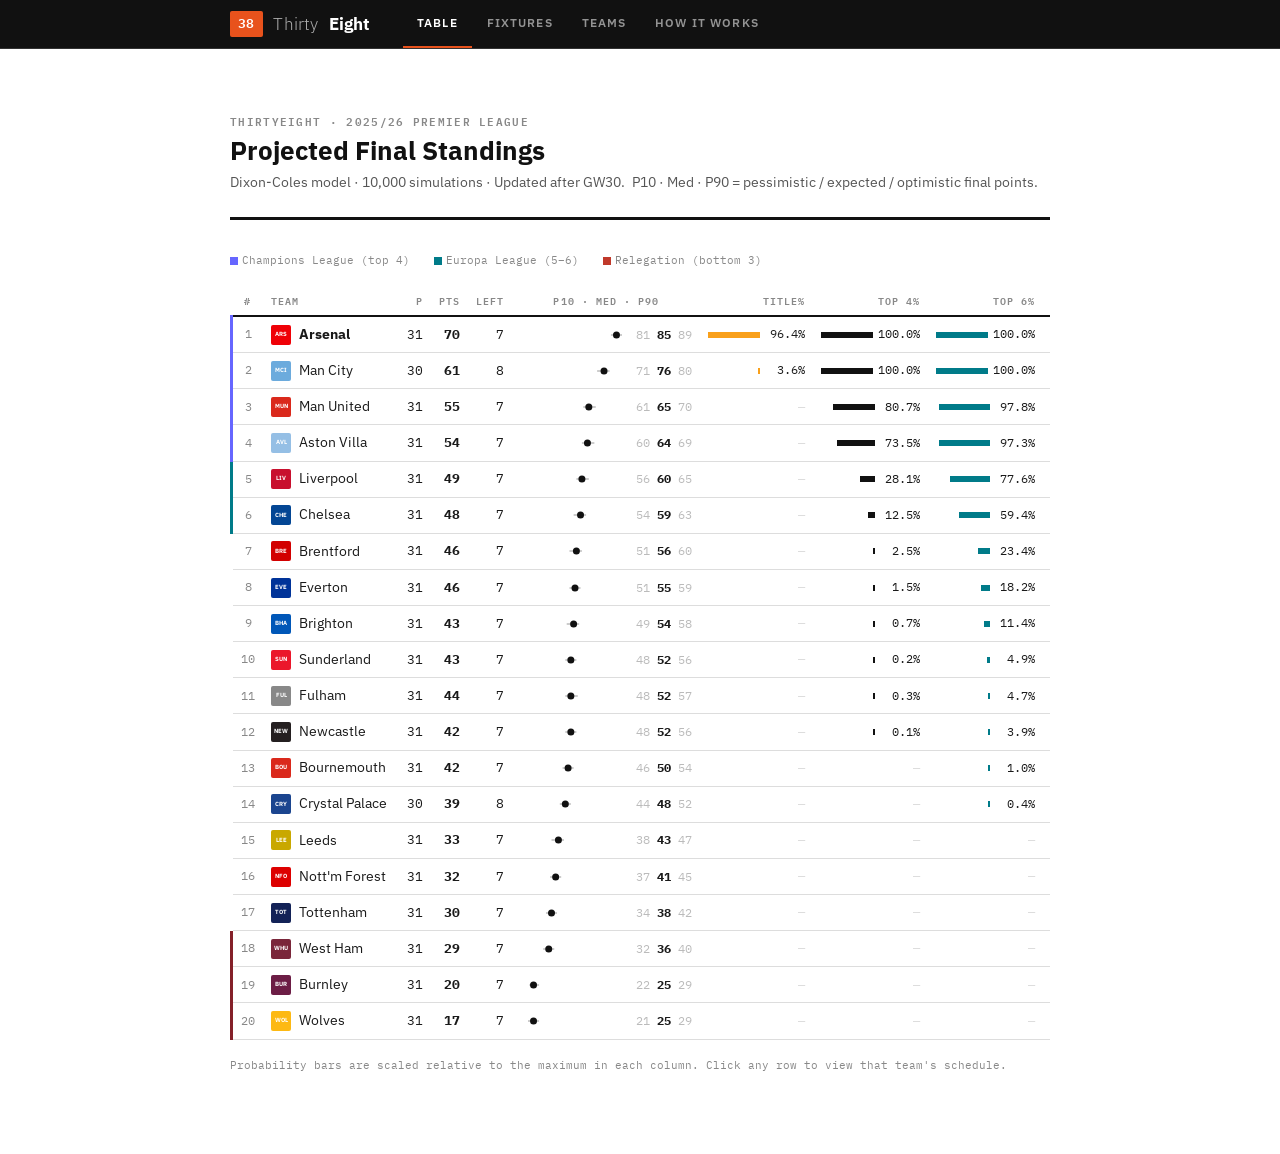
<file: website/table.html>
<!DOCTYPE html>
<html lang="en">
<head>
<meta charset="UTF-8">
<meta name="viewport" content="width=device-width, initial-scale=1.0">
<title>Table — ThirtyEight</title>
<link rel="stylesheet" href="styles.css">
</head>
<body>

<header class="site-header">
  <div class="header-inner">
    <a class="site-logo" href="index.html"><span class="logo-mark">38</span><span class="logo-word-light">Thirty</span><span class="logo-word-bold">Eight</span></a>
    <nav class="site-nav" id="mainNav">
      <a href="table.html" class="active">Table</a>
      <a href="fixtures.html">Fixtures</a>
      <a href="teams.html">Teams</a>
      <a href="methodology.html">How It Works</a>
    </nav>
    <button class="nav-toggle" id="navToggle" aria-label="Menu">☰</button>
  </div>
</header>

<main class="page-body">
<div class="container">

  <div class="page-header">
    <div class="eyebrow">ThirtyEight · 2025/26 Premier League</div>
    <h1>Projected Final Standings</h1>
    <p class="deck">Dixon-Coles model · 10,000 simulations · Updated after GW30.&ensp;P10 · Med · P90 = pessimistic / expected / optimistic final points.</p>
  </div>

  <!-- ZONE LEGEND -->
  <div style="display:flex;gap:1.5rem;flex-wrap:wrap;margin-bottom:1rem;font-family:var(--fontMono);font-size:0.68rem;color:var(--gray5)">
    <span><span style="display:inline-block;width:8px;height:8px;background:#6666ff;margin-right:4px;vertical-align:middle"></span>Champions League (top 4)</span>
    <span><span style="display:inline-block;width:8px;height:8px;background:var(--teal);margin-right:4px;vertical-align:middle"></span>Europa League (5–6)</span>
    <span><span style="display:inline-block;width:8px;height:8px;background:#c0392b;margin-right:4px;vertical-align:middle"></span>Relegation (bottom 3)</span>
  </div>

  <div class="league-table-wrap">
    <table class="league-table" id="fullTable">
      <thead>
        <tr>
          <th>#</th>
          <th style="text-align:left">Team</th>
          <th>P</th>
          <th>Pts</th>
          <th class="hide-mobile">Left</th>
          <th style="min-width:120px;text-align:center" class="hide-mobile">P10 · Med · P90</th>
          <th>Title%</th>
          <th>Top 4%</th>
          <th class="hide-mobile hide-tablet">Top 6%</th>
          <th>Rel%</th>
          <th class="hide-mobile hide-tablet">Form</th>
        </tr>
      </thead>
      <tbody id="fullTableBody"></tbody>
    </table>
  </div>

  <div style="margin-top:1rem;font-family:var(--fontMono);font-size:0.68rem;color:var(--gray5);line-height:1.7">
    Probability bars are scaled relative to the maximum in each column. Click any row to view that team's schedule.
  </div>

</div>
</main>

<script src="data.js"></script>
<script>
const TEAM_COLORS = {
  'Arsenal':'#EF0107','Man City':'#6CABDD','Aston Villa':'#95BFE5','Man United':'#DA291C',
  'Chelsea':'#034694','Liverpool':'#C8102E','Brentford':'#D20000','Everton':'#003399',
  'Newcastle':'#241F20','Bournemouth':'#DA291C','Sunderland':'#EB172B','Fulham':'#888',
  'Brighton':'#0057B8','Crystal Palace':'#1B458F','Leeds':'#c9a800','Tottenham':'#132257',
  "Nott'm Forest":'#DD0000','West Ham':'#7A263A','Burnley':'#6C1D45','Wolves':'#FDB913',
};
const TEAM_ABBR = {
  'Arsenal':'ARS','Man City':'MCI','Aston Villa':'AVL','Man United':'MUN','Chelsea':'CHE',
  'Liverpool':'LIV','Brentford':'BRE','Everton':'EVE','Newcastle':'NEW','Bournemouth':'BOU',
  'Sunderland':'SUN','Fulham':'FUL','Brighton':'BHA','Crystal Palace':'CRY','Leeds':'LEE',
  'Tottenham':'TOT',"Nott'm Forest":'NFO','West Ham':'WHU','Burnley':'BUR','Wolves':'WOL',
};

function badge(team,size=20) {
  const c=TEAM_COLORS[team]||'#111';
  const a=TEAM_ABBR[team]||team.slice(0,3).toUpperCase();
  return `<div class="team-badge" style="width:${size}px;height:${size}px;background:${c};font-size:${size*.3}px">${a}</div>`;
}
function probBar(pct,type='black',maxP=100) {
  const w = pct>0?Math.max(Math.round((pct/maxP)*52),2):0;
  const fmt = pct===0?'<span style="color:var(--gray3)">—</span>':`${pct.toFixed(1)}%`;
  return `<div class="prob-bar-wrap"><div class="prob-bar ${type}" style="width:${w}px"></div><span class="prob-val">${fmt}</span></div>`;
}
function formGuide(form) {
  return '<div class="form-guide">'+form.map(r=>`<div class="form-sq ${r}">${r}</div>`).join('')+'</div>';
}

// Range indicator SVG inline
function rangeBar(min,med,max) {
  const allMins = SITE_DATA.projection.map(t=>t.projMin);
  const allMaxs = SITE_DATA.projection.map(t=>t.projMax);
  const gMin = Math.min(...allMins);
  const gMax = Math.max(...allMaxs);
  const sc = v => 8 + ((v-gMin)/(gMax-gMin))*94;
  const x1=sc(min), xM=sc(med), x2=sc(max);
  return `<div style="display:flex;align-items:center;gap:6px;justify-content:center">
    <svg width="110" height="12" style="overflow:visible;flex-shrink:0">
      <line x1="${x1}" y1="6" x2="${x2}" y2="6" stroke="#ccc" stroke-width="2"/>
      <circle cx="${xM}" cy="6" r="3.5" fill="#111"/>
    </svg>
    <span style="font-family:var(--fontMono);font-size:0.72rem;white-space:nowrap">
      <span style="color:var(--gray4)">${min}</span> <strong>${med}</strong> <span style="color:var(--gray4)">${max}</span>
    </span>
  </div>`;
}

const maxTitle = Math.max(...SITE_DATA.projection.map(t=>t.titlePct));
const maxTop4  = Math.max(...SITE_DATA.projection.map(t=>t.top4Pct));
const maxTop6  = Math.max(...SITE_DATA.projection.map(t=>t.top6Pct));
const maxRel   = Math.max(...SITE_DATA.projection.map(t=>t.relegPct));

const tbody = document.getElementById('fullTableBody');
SITE_DATA.projection.forEach(t => {
  const pos=t.pos;
  const zone=pos<=4?'zone-cl':pos<=6?'zone-el':pos>=18?'zone-rel':'zone-none';
  const isLeader=pos===1?'zone-leader':'';
  const tr=document.createElement('tr');
  tr.className=`${zone} ${isLeader}`;
  tr.style.cursor='pointer';
  tr.onclick=()=>window.location.href=`team.html?team=${encodeURIComponent(t.team)}`;
  tr.innerHTML=`
    <td>${pos}</td>
    <td><div class="team-cell">${badge(t.team)}<span class="team-name">${t.team}</span></div></td>
    <td class="mono-cell">${t.played}</td>
    <td class="mono-cell" style="font-weight:700">${t.currentPts}</td>
    <td class="mono-cell hide-mobile">${t.remaining}</td>
    <td class="hide-mobile">${rangeBar(t.projMin,t.projMed,t.projMax)}</td>
    <td class="prob-bar-cell">${probBar(t.titlePct,'gold',maxTitle||100)}</td>
    <td class="prob-bar-cell">${probBar(t.top4Pct,'black',maxTop4||100)}</td>
    <td class="prob-bar-cell hide-mobile hide-tablet">${probBar(t.top6Pct,'teal',maxTop6||100)}</td>
    <td class="prob-bar-cell">${probBar(t.relegPct,'red',maxRel||100)}</td>
    <td class="hide-mobile hide-tablet">${formGuide(t.form)}</td>
  `;
  tbody.appendChild(tr);
});

window.addEventListener('load', () => {
  document.querySelectorAll('.prob-bar').forEach(b => {
    const w=b.style.width; b.style.width='0';
    setTimeout(()=>{b.style.width=w;},80);
  });
});

document.getElementById('navToggle').addEventListener('click',()=>{
  document.getElementById('mainNav').classList.toggle('open');
});
</script>
</body>
</html>
</file>
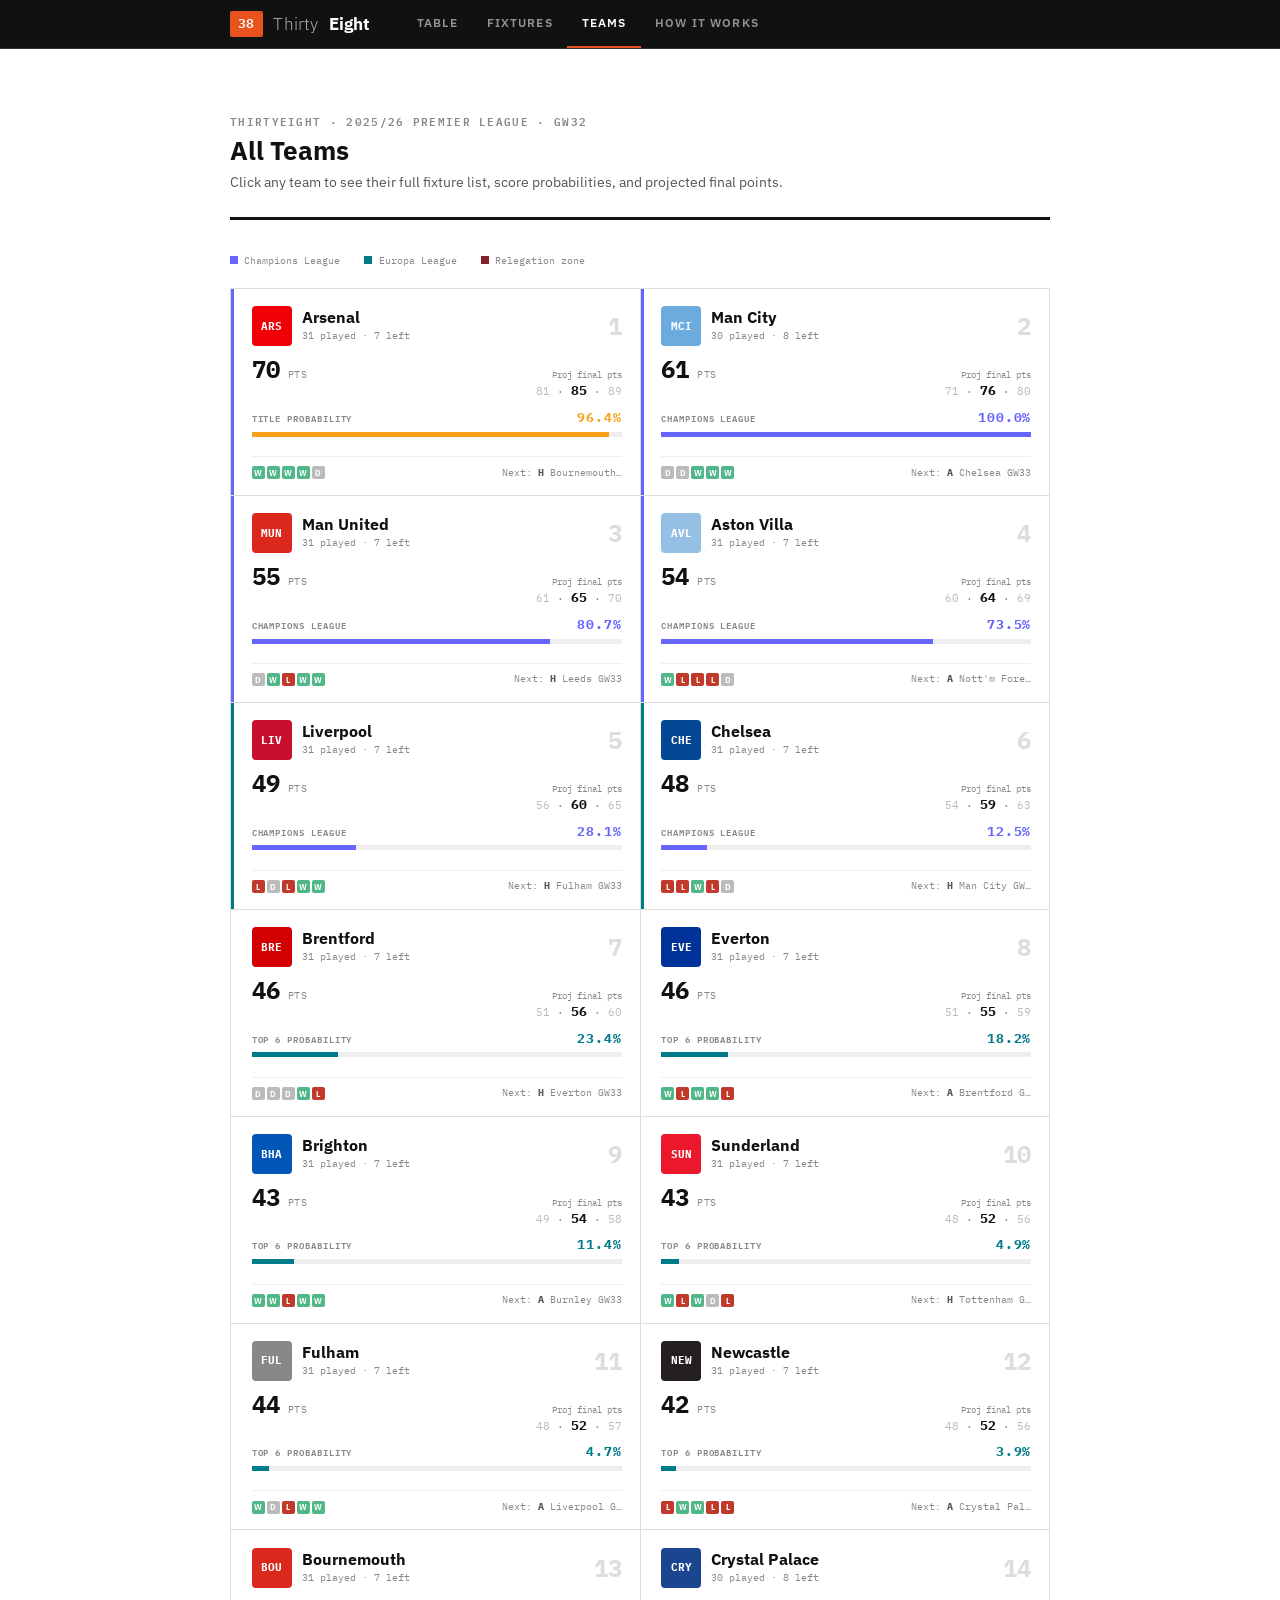
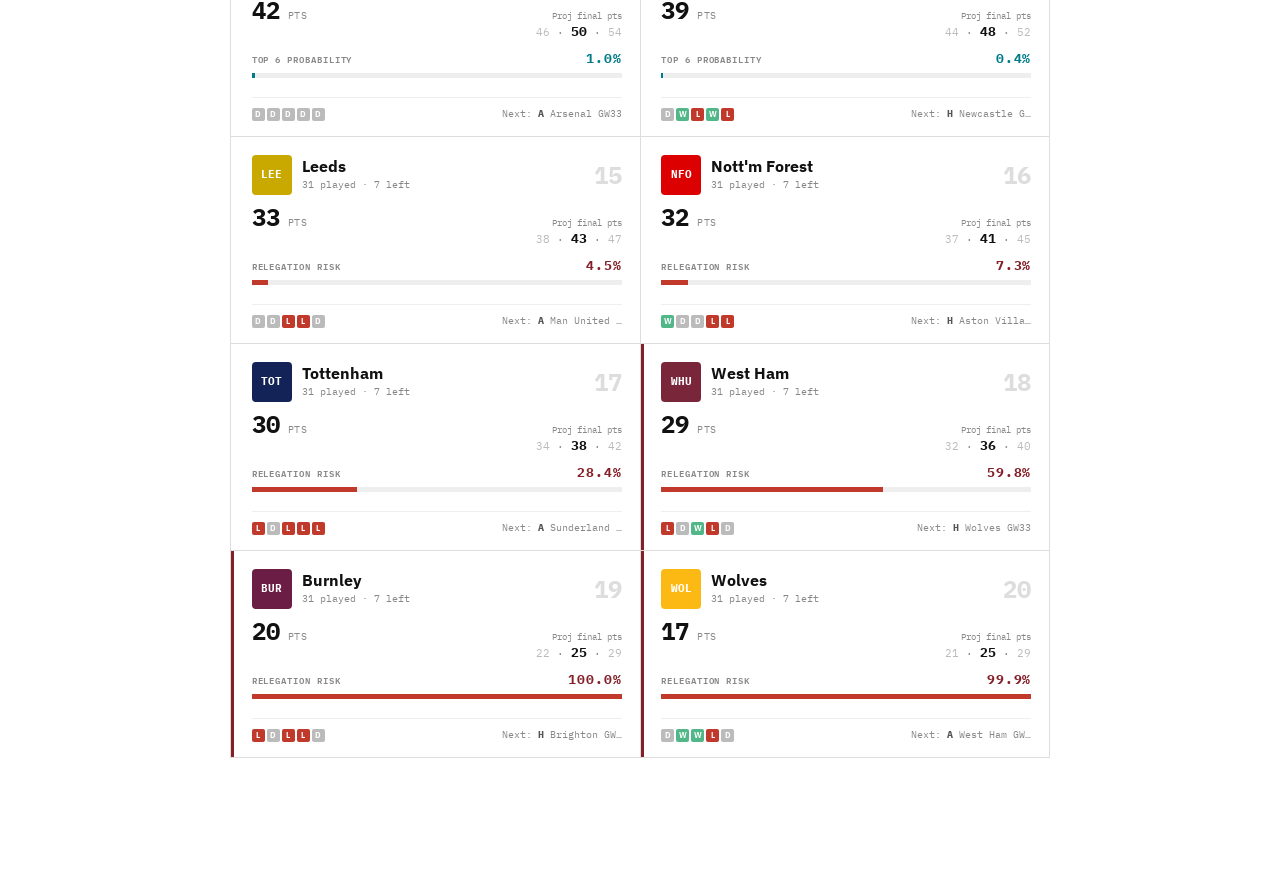
<file: website/teams.html>
<!DOCTYPE html>
<html lang="en">
<head>
<meta charset="UTF-8">
<meta name="viewport" content="width=device-width, initial-scale=1.0">
<title>Teams — ThirtyEight</title>
<link rel="stylesheet" href="styles.css">
<style>
  /* ── Team card grid ─────────────────────────────────────────────── */
  .teams-grid {
    display: grid;
    grid-template-columns: 1fr 1fr;
    gap: 1px;
    background: var(--gray3);
    border: 1px solid var(--gray3);
    margin-bottom: 3rem;
  }
  .team-card {
    background: var(--white);
    padding: 1.1rem 1.1rem 0.9rem;
    cursor: pointer;
    transition: background 0.1s;
    border-left: 3px solid transparent;
    display: flex;
    flex-direction: column;
    gap: 0;
    text-decoration: none;
    color: inherit;
  }
  .team-card:hover { background: var(--gray1); text-decoration: none; }
  .team-card.zone-cl  { border-left-color: #6666ff; }
  .team-card.zone-el  { border-left-color: var(--teal); }
  .team-card.zone-rel { border-left-color: var(--lossRed); }

  /* Card header: badge + name + position */
  .tc-header {
    display: flex;
    align-items: center;
    gap: 0.65rem;
    margin-bottom: 0.65rem;
  }
  .tc-badge {
    width: 40px;
    height: 40px;
    border-radius: 4px;
    display: flex;
    align-items: center;
    justify-content: center;
    font-family: var(--fontMono);
    font-size: 0.7rem;
    font-weight: 800;
    color: #fff;
    flex-shrink: 0;
  }
  .tc-name-block { flex: 1; }
  .tc-name {
    font-size: 0.975rem;
    font-weight: 700;
    line-height: 1.1;
    color: var(--black);
  }
  .tc-subline {
    font-family: var(--fontMono);
    font-size: 0.62rem;
    color: var(--gray5);
    margin-top: 2px;
  }
  .tc-pos {
    font-family: var(--fontMono);
    font-size: 1.5rem;
    font-weight: 700;
    color: var(--gray3);
    line-height: 1;
    flex-shrink: 0;
    margin-left: auto;
  }

  /* Pts + proj row */
  .tc-pts-row {
    display: flex;
    align-items: baseline;
    gap: 0.5rem;
    margin-bottom: 0.5rem;
  }
  .tc-pts-num {
    font-family: var(--fontMono);
    font-size: 1.5rem;
    font-weight: 700;
    color: var(--black);
    line-height: 1;
  }
  .tc-pts-lbl {
    font-family: var(--fontMono);
    font-size: 0.65rem;
    color: var(--gray5);
    text-transform: uppercase;
    letter-spacing: 0.06em;
  }
  .tc-proj {
    margin-left: auto;
    font-family: var(--fontMono);
    font-size: 0.68rem;
    color: var(--gray5);
    text-align: right;
    line-height: 1.4;
  }
  .tc-proj strong { color: var(--black); font-size: 0.8rem; }

  /* Key probability bar */
  .tc-stat-row {
    margin-bottom: 0.6rem;
  }
  .tc-stat-label {
    font-family: var(--fontMono);
    font-size: 0.58rem;
    font-weight: 600;
    letter-spacing: 0.1em;
    text-transform: uppercase;
    color: var(--gray5);
    margin-bottom: 0.25rem;
    display: flex;
    justify-content: space-between;
    align-items: baseline;
  }
  .tc-stat-label .tc-stat-val {
    font-size: 0.8rem;
    font-weight: 700;
    font-family: var(--fontMono);
  }
  .tc-stat-label .tc-stat-val.gold   { color: var(--eplGold); }
  .tc-stat-label .tc-stat-val.purple { color: #6666ff; }
  .tc-stat-label .tc-stat-val.teal   { color: var(--teal); }
  .tc-stat-label .tc-stat-val.red    { color: var(--lossRed); }
  .tc-bar-track {
    height: 5px;
    background: var(--gray2);
    width: 100%;
  }
  .tc-bar-fill {
    height: 100%;
    transition: width 0.6s ease;
  }
  .tc-bar-fill.gold   { background: var(--eplGold); }
  .tc-bar-fill.purple { background: #6666ff; }
  .tc-bar-fill.teal   { background: var(--teal); }
  .tc-bar-fill.red    { background: #c0392b; }

  /* Footer: form + next fixture */
  .tc-footer {
    display: flex;
    align-items: center;
    justify-content: space-between;
    margin-top: 0.6rem;
    padding-top: 0.55rem;
    border-top: 1px solid var(--gray2);
    gap: 0.5rem;
  }
  .tc-next {
    font-family: var(--fontMono);
    font-size: 0.6rem;
    color: var(--gray5);
    white-space: nowrap;
    overflow: hidden;
    text-overflow: ellipsis;
    max-width: 120px;
  }
  .tc-next .tc-next-ha {
    font-weight: 700;
    color: var(--gray6);
  }

  /* Zone legend */
  .zone-legend {
    display: flex;
    gap: 1.5rem;
    font-family: var(--fontMono);
    font-size: 0.65rem;
    color: var(--gray5);
    margin-bottom: 1.25rem;
    flex-wrap: wrap;
  }
  .zone-legend span {
    display: flex;
    align-items: center;
    gap: 0.4rem;
  }
  .zone-dot {
    width: 8px;
    height: 8px;
    border-radius: 0;
    flex-shrink: 0;
  }

  @media (max-width: 540px) {
    .teams-grid { grid-template-columns: 1fr; }
    .tc-next { display: none; }
  }
</style>
</head>
<body>

<header class="site-header">
  <div class="header-inner">
    <a class="site-logo" href="index.html"><span class="logo-mark">38</span><span class="logo-word-light">Thirty</span><span class="logo-word-bold">Eight</span></a>
    <nav class="site-nav" id="mainNav">
      <a href="table.html">Table</a>
      <a href="fixtures.html">Fixtures</a>
      <a href="teams.html" class="active">Teams</a>
      <a href="methodology.html">How It Works</a>
    </nav>
    <button class="nav-toggle" id="navToggle" aria-label="Menu">☰</button>
  </div>
</header>

<main class="page-body">
<div class="container">

  <div class="page-header">
    <div class="eyebrow" id="pageEyebrow">ThirtyEight · 2025/26 Premier League</div>
    <h1>All Teams</h1>
    <p class="deck">Click any team to see their full fixture list, score probabilities, and projected final points.</p>
  </div>

  <div class="zone-legend">
    <span><span class="zone-dot" style="background:#6666ff"></span>Champions League</span>
    <span><span class="zone-dot" style="background:var(--teal)"></span>Europa League</span>
    <span><span class="zone-dot" style="background:var(--lossRed)"></span>Relegation zone</span>
  </div>

  <div class="teams-grid" id="teamsGrid"></div>

</div>
</main>

<script src="data.js"></script>
<script>
const TEAM_COLORS = {
  'Arsenal':'#EF0107','Man City':'#6CABDD','Aston Villa':'#95BFE5','Man United':'#DA291C',
  'Chelsea':'#034694','Liverpool':'#C8102E','Brentford':'#D20000','Everton':'#003399',
  'Newcastle':'#241F20','Bournemouth':'#DA291C','Sunderland':'#EB172B','Fulham':'#888',
  'Brighton':'#0057B8','Crystal Palace':'#1B458F','Leeds':'#c9a800','Tottenham':'#132257',
  "Nott'm Forest":'#DD0000','West Ham':'#7A263A','Burnley':'#6C1D45','Wolves':'#FDB913',
};
const TEAM_ABBR = {
  'Arsenal':'ARS','Man City':'MCI','Aston Villa':'AVL','Man United':'MUN','Chelsea':'CHE',
  'Liverpool':'LIV','Brentford':'BRE','Everton':'EVE','Newcastle':'NEW','Bournemouth':'BOU',
  'Sunderland':'SUN','Fulham':'FUL','Brighton':'BHA','Crystal Palace':'CRY','Leeds':'LEE',
  'Tottenham':'TOT',"Nott'm Forest":'NFO','West Ham':'WHU','Burnley':'BUR','Wolves':'WOL',
};

const ordinal = n => {
  const s=['th','st','nd','rd'], v=n%100;
  return n+(s[(v-20)%10]||s[v]||s[0]);
};

document.getElementById('pageEyebrow').textContent =
  'ThirtyEight · 2025/26 Premier League · ' + SITE_DATA.lastUpdated;

const grid = document.getElementById('teamsGrid');

SITE_DATA.projection.forEach(t => {
  const abbr  = TEAM_ABBR[t.team] || t.team.slice(0,3).toUpperCase();
  const color = TEAM_COLORS[t.team] || '#111';

  // Zone class
  const zoneClass = t.pos<=4 ? 'zone-cl' : t.pos<=6 ? 'zone-el' : t.pos>=18 ? 'zone-rel' : '';

  // Decide which probability to highlight
  let statLabel, statVal, statColor;
  if (t.titlePct >= 5) {
    statLabel = 'Title probability';
    statVal   = t.titlePct.toFixed(1) + '%';
    statColor = 'gold';
  } else if (t.top4Pct >= 15 || t.pos <= 6) {
    statLabel = 'Champions League';
    statVal   = t.top4Pct.toFixed(1) + '%';
    statColor = 'purple';
  } else if (t.relegPct >= 10 || t.pos >= 15) {
    statLabel = 'Relegation risk';
    statVal   = t.relegPct.toFixed(1) + '%';
    statColor = 'red';
  } else {
    statLabel = 'Top 6 probability';
    statVal   = t.top6Pct.toFixed(1) + '%';
    statColor = 'teal';
  }

  // Bar width — scale to max across all teams for same stat
  const rawPct = parseFloat(statVal);
  const barPct = Math.min(rawPct, 100);

  // Next fixture
  const fixtures = SITE_DATA.teamFixtures[t.team] || [];
  const next = fixtures[0];
  const nextHtml = next
    ? `<span class="tc-next-ha">${next.ha}</span> ${next.opponent} GW${next.gw}`
    : 'Season complete';

  // Form
  const formHtml = t.form.map(r =>
    `<div class="form-sq ${r}" style="width:13px;height:13px;font-size:0.5rem">${r}</div>`
  ).join('');

  const card = document.createElement('a');
  card.className = `team-card ${zoneClass}`;
  card.href = `team.html?team=${encodeURIComponent(t.team)}`;
  card.innerHTML = `
    <div class="tc-header">
      <div class="tc-badge" style="background:${color}">${abbr}</div>
      <div class="tc-name-block">
        <div class="tc-name">${t.team}</div>
        <div class="tc-subline">${t.played} played · ${t.remaining} left</div>
      </div>
      <div class="tc-pos">${t.pos}</div>
    </div>

    <div class="tc-pts-row">
      <span class="tc-pts-num">${t.currentPts}</span>
      <span class="tc-pts-lbl">pts</span>
      <div class="tc-proj">
        <div style="font-size:0.58rem;margin-bottom:1px">Proj final pts</div>
        <div><span style="color:var(--gray4)">${t.projMin}</span> · <strong>${t.projMed}</strong> · <span style="color:var(--gray4)">${t.projMax}</span></div>
      </div>
    </div>

    <div class="tc-stat-row">
      <div class="tc-stat-label">
        <span>${statLabel}</span>
        <span class="tc-stat-val ${statColor}">${statVal}</span>
      </div>
      <div class="tc-bar-track">
        <div class="tc-bar-fill ${statColor}" style="width:0%" data-target="${barPct}%"></div>
      </div>
    </div>

    <div class="tc-footer">
      <div class="form-guide" style="gap:2px">${formHtml}</div>
      <div class="tc-next">Next: ${nextHtml}</div>
    </div>
  `;
  grid.appendChild(card);
});

// Animate bars on load
window.addEventListener('load', () => {
  document.querySelectorAll('.tc-bar-fill[data-target]').forEach((el, i) => {
    setTimeout(() => {
      el.style.width = el.dataset.target;
    }, 60 + i * 30);
  });
});

document.getElementById('navToggle').addEventListener('click', () => {
  document.getElementById('mainNav').classList.toggle('open');
});
</script>
</body>
</html>
</file>
<file: website/styles.css>
/* =====================================================================
   ThirtyEight — Stylesheet
   Premier League predictions, model-driven.
   ===================================================================== */

@import url('https://fonts.googleapis.com/css2?family=IBM+Plex+Mono:wght@400;500;600&family=IBM+Plex+Sans:ital,wght@0,300;0,400;0,500;0,600;0,700;1,400&display=swap');

/* --- TOKENS -------------------------------------------------------------- */
:root {
  /* Brand — ThirtyEight */
  --brand:        #E8521C;   /* burnt orange — the 38 mark only */
  --brandDark:    #c4400f;   /* hover state */
  --eplGold:      #F9A01B;   /* title probability highlight only */
  --eplPurple:    #3D195B;   /* retained for purple zone border */

  /* Data colours — used ONLY inside data cells/bars, never for UI chrome */
  --winGreen:     #2D6A4F;
  --winGreenBg:   #d4edda;
  --winGreenMid:  #52b788;
  --drawAmber:    #856404;
  --drawAmberBg:  #fff3cd;
  --lossRed:      #842029;
  --lossRedBg:    #f8d7da;
  --teal:         #007B89;
  --tealLight:    #b2d8dc;

  /* UI — almost entirely black/white/gray */
  --black:        #111111;
  --nearBlack:    #1A1A1A;
  --gray1:        #F7F7F7;
  --gray2:        #EEEEEE;
  --gray3:        #DDDDDD;
  --gray4:        #BBBBBB;
  --gray5:        #888888;
  --gray6:        #555555;
  --white:        #FFFFFF;

  --fontSans:  'IBM Plex Sans', system-ui, -apple-system, sans-serif;
  --fontMono:  'IBM Plex Mono', 'Courier New', monospace;

  --maxWidth:  860px;
}

/* --- RESET -------------------------------------------------------------- */
*, *::before, *::after { box-sizing: border-box; margin: 0; padding: 0; }
html { font-size: 16px; -webkit-text-size-adjust: 100%; }
body {
  font-family: var(--fontSans);
  font-size: 0.9375rem;
  line-height: 1.55;
  color: var(--nearBlack);
  background: var(--white);
}
img { max-width: 100%; display: block; }
a { color: var(--nearBlack); text-decoration: none; }
a:hover { text-decoration: underline; }

/* --- LAYOUT ------------------------------------------------------------- */
.container {
  max-width: var(--maxWidth);
  margin: 0 auto;
  padding: 0 1.25rem;
}
.page-body { padding: 2rem 0 5rem; }

/* --- SITE HEADER -------------------------------------------------------- */
.site-header {
  background: var(--black);
  color: #fff;
  position: sticky;
  top: 0;
  z-index: 100;
  border-bottom: 1px solid #333;
}
.header-inner {
  max-width: var(--maxWidth);
  margin: 0 auto;
  padding: 0 1.25rem;
  display: flex;
  align-items: center;
  height: 48px;
  gap: 0;
}
.site-logo {
  font-weight: 400;
  font-size: 1.05rem;
  color: #fff;
  white-space: nowrap;
  margin-right: 2rem;
  display: flex;
  align-items: center;
  gap: 0.65rem;
  letter-spacing: 0;
  text-transform: none;
  text-decoration: none;
}
.site-logo:hover { text-decoration: none; }
/* The "38" badge — solid brand-colour square */
.logo-mark {
  display: inline-flex;
  align-items: center;
  justify-content: center;
  width: 33px;
  height: 26px;
  background: var(--brand);
  color: #fff;
  font-family: var(--fontMono);
  font-size: 0.8rem;
  font-weight: 600;
  letter-spacing: 0.02em;
  flex-shrink: 0;
  border-radius: 2px;
}
/* Split-weight wordmark: "Thirty" light, "Eight" bold */
.logo-word-light {
  font-weight: 300;
  color: rgba(255,255,255,0.65);
  letter-spacing: 0.01em;
}
.logo-word-bold {
  font-weight: 700;
  color: #fff;
  letter-spacing: 0.01em;
}
.site-nav { display: flex; gap: 0; flex: 1; }
.site-nav a {
  color: rgba(255,255,255,0.55);
  font-size: 0.72rem;
  font-weight: 600;
  letter-spacing: 0.1em;
  text-transform: uppercase;
  padding: 0 0.9rem;
  height: 48px;
  display: flex;
  align-items: center;
  border-bottom: 2px solid transparent;
  transition: color 0.12s;
}
.site-nav a:hover { color: rgba(255,255,255,0.85); text-decoration: none; }
.site-nav a.active { color: #fff; border-bottom-color: var(--brand); }
.header-meta { display: none; }
.nav-toggle {
  display: none;
  background: none;
  border: none;
  color: rgba(255,255,255,0.7);
  font-size: 1.2rem;
  cursor: pointer;
  margin-left: auto;
  padding: 0.25rem;
}

/* --- PAGE HEADER -------------------------------------------------------- */
.page-header {
  padding: 2rem 0 1.5rem;
  border-bottom: 3px solid var(--black);
  margin-bottom: 2rem;
}
.page-header .eyebrow {
  font-family: var(--fontMono);
  font-size: 0.68rem;
  font-weight: 600;
  letter-spacing: 0.12em;
  text-transform: uppercase;
  color: var(--gray5);
  margin-bottom: 0.4rem;
}
.page-header h1 {
  font-size: 1.6rem;
  font-weight: 700;
  line-height: 1.2;
  color: var(--black);
  margin-bottom: 0.3rem;
}
.page-header .deck {
  font-size: 0.875rem;
  color: var(--gray6);
  line-height: 1.5;
}

/* --- SECTION LABELS ----------------------------------------------------- */
.section-label {
  font-family: var(--fontMono);
  font-size: 0.68rem;
  font-weight: 600;
  letter-spacing: 0.12em;
  text-transform: uppercase;
  color: var(--gray5);
  margin-bottom: 0.75rem;
  padding-bottom: 0.4rem;
  border-bottom: 1px solid var(--gray3);
  display: flex;
  justify-content: space-between;
  align-items: center;
}
.section-label a {
  color: var(--gray5);
  font-size: 0.65rem;
  letter-spacing: 0.06em;
}
.section-label a:hover { color: var(--nearBlack); }

.section { margin-bottom: 2.5rem; }

/* --- HOME HEADLINE MODULE ----------------------------------------------- */
.home-lede {
  padding: 1.75rem 0 2rem;
  border-bottom: 3px solid var(--black);
  margin-bottom: 2rem;
}
.home-lede .eyebrow {
  font-family: var(--fontMono);
  font-size: 0.68rem;
  font-weight: 600;
  letter-spacing: 0.12em;
  text-transform: uppercase;
  color: var(--gray5);
  margin-bottom: 0.5rem;
}
.home-lede h1 {
  font-size: 1.8rem;
  font-weight: 700;
  line-height: 1.2;
  color: var(--black);
  margin-bottom: 0.5rem;
}
.home-lede h1 .accent {
  color: var(--brand);
}
.home-lede .sub {
  font-size: 0.875rem;
  color: var(--gray6);
  margin-bottom: 1.25rem;
  line-height: 1.5;
}
.headline-stats {
  display: flex;
  gap: 2.5rem;
  flex-wrap: wrap;
}
.headline-stat { }
.headline-stat .stat-num {
  font-family: var(--fontMono);
  font-size: 1.4rem;
  font-weight: 700;
  line-height: 1;
  color: var(--black);
}
.headline-stat .stat-num.gold { color: var(--eplGold); }
.headline-stat .stat-num.green { color: var(--winGreen); }
.headline-stat .stat-num.red { color: var(--lossRed); }
.headline-stat .stat-label {
  font-size: 0.72rem;
  color: var(--gray5);
  margin-top: 0.15rem;
  text-transform: uppercase;
  letter-spacing: 0.05em;
}

/* --- LEAGUE TABLE ------------------------------------------------------- */
.league-table-wrap { overflow-x: auto; }
.league-table {
  width: 100%;
  border-collapse: collapse;
  font-size: 0.85rem;
}
.league-table thead tr {
  border-bottom: 2px solid var(--black);
}
.league-table th {
  font-family: var(--fontMono);
  font-size: 0.65rem;
  font-weight: 600;
  text-transform: uppercase;
  letter-spacing: 0.1em;
  color: var(--gray5);
  padding: 0.45rem 0.5rem;
  text-align: right;
  white-space: nowrap;
}
.league-table th:nth-child(1) { text-align: center; width: 32px; }
.league-table th:nth-child(2) { text-align: left; }
.league-table tbody tr {
  border-bottom: 1px solid var(--gray3);
  transition: background 0.1s;
  cursor: pointer;
}
.league-table tbody tr:hover { background: var(--gray1); }
.league-table td {
  padding: 0.42rem 0.5rem;
  vertical-align: middle;
}
.league-table td:first-child {
  text-align: center;
  font-family: var(--fontMono);
  font-size: 0.75rem;
  color: var(--gray5);
  width: 32px;
}
.league-table td:nth-child(2) { text-align: left; }

/* Zone borders */
.zone-cl   { border-left: 3px solid #6666ff; }
.zone-el   { border-left: 3px solid var(--teal); }
.zone-rel  { border-left: 3px solid var(--lossRed); }
.zone-none { border-left: 3px solid transparent; }

/* zone-leader: bold team name */
.zone-leader td:nth-child(2) .team-name { font-weight: 700; }

/* Team cell */
.team-cell {
  display: flex;
  align-items: center;
  gap: 0.5rem;
  min-width: 120px;
}
.team-badge {
  width: 20px;
  height: 20px;
  border-radius: 2px;
  display: flex;
  align-items: center;
  justify-content: center;
  font-size: 0.6rem;
  font-weight: 700;
  color: #fff;
  flex-shrink: 0;
}
.team-name { font-size: 0.875rem; }

/* Monospace cells */
.mono-cell {
  font-family: var(--fontMono);
  font-size: 0.8rem;
  text-align: right;
}

/* Probability bar — thin, inside cell, number right */
.prob-bar-cell { min-width: 80px; }
.prob-bar-wrap {
  display: flex;
  align-items: center;
  justify-content: flex-end;
  gap: 5px;
}
.prob-bar {
  height: 6px;
  border-radius: 0;
  flex-shrink: 0;
  min-width: 0;
  transition: width 0.5s ease;
}
.prob-bar.purple { background: var(--eplPurple); }
.prob-bar.green  { background: var(--winGreenMid); }
.prob-bar.red    { background: #c0392b; }
.prob-bar.teal   { background: var(--teal); }
.prob-bar.gold   { background: var(--eplGold); }
.prob-bar.black  { background: var(--black); }
.prob-val {
  font-family: var(--fontMono);
  font-size: 0.75rem;
  min-width: 40px;
  text-align: right;
  color: var(--nearBlack);
}

/* Range indicator */
.range-cell { text-align: center !important; min-width: 110px; }

/* Projected pts inline display */
.proj-inline {
  font-family: var(--fontMono);
  font-size: 0.78rem;
  display: flex;
  align-items: center;
  gap: 4px;
  justify-content: center;
  white-space: nowrap;
}
.proj-inline .p-lo  { color: var(--gray4); }
.proj-inline .p-med { font-weight: 700; color: var(--black); }
.proj-inline .p-hi  { color: var(--gray4); }
.proj-inline .sep   { color: var(--gray3); }

/* Form squares */
.form-guide { display: flex; gap: 2px; }
.form-sq {
  width: 13px;
  height: 13px;
  border-radius: 2px;
  font-size: 0.52rem;
  font-weight: 700;
  display: flex;
  align-items: center;
  justify-content: center;
  color: #fff;
}
.form-sq.W { background: var(--winGreenMid); }
.form-sq.D { background: var(--gray4); color: #fff; }
.form-sq.L { background: #c0392b; }

/* --- FIXTURE CARDS ------------------------------------------------------ */
.fixtures-list { display: flex; flex-direction: column; }

.fixture-card {
  border-bottom: 1px solid var(--gray3);
  background: var(--white);
  overflow: hidden;
}
.fixture-card:first-child { border-top: 1px solid var(--gray3); }
.fixture-card:hover .fixture-main { background: var(--gray1); }
.fixture-card.high-conf .fixture-main {
  border-left: 3px solid var(--black);
}

.fixture-main {
  display: grid;
  grid-template-columns: 1fr 160px 1fr;
  gap: 0;
  align-items: center;
  padding: 0.7rem 0.75rem;
  cursor: pointer;
  transition: background 0.1s;
}
.fixture-team {
  display: flex;
  align-items: center;
  gap: 0.5rem;
}
.fixture-team.away { flex-direction: row-reverse; }
.fixture-team-name { font-weight: 600; font-size: 0.875rem; }
.fixture-xg {
  font-family: var(--fontMono);
  font-size: 0.68rem;
  color: var(--gray5);
  margin-top: 1px;
}

.fixture-center { text-align: center; }
.fixture-pred-score {
  font-family: var(--fontMono);
  font-size: 1.2rem;
  font-weight: 700;
  letter-spacing: 0.06em;
}
.fixture-hda-bar {
  display: flex;
  height: 5px;
  margin: 0.3rem 0.5rem;
  overflow: hidden;
}
.hda-h { background: var(--winGreenMid); }
.hda-d { background: var(--gray3); }
.hda-a { background: #c0392b; }
.fixture-hda-nums {
  display: flex;
  justify-content: center;
  gap: 0.75rem;
  font-family: var(--fontMono);
  font-size: 0.65rem;
  color: var(--gray5);
}
.fixture-hda-nums .dominant { font-weight: 700; color: var(--nearBlack); }

.confidence-badge {
  display: inline-block;
  font-family: var(--fontMono);
  font-size: 0.6rem;
  font-weight: 600;
  letter-spacing: 0.08em;
  padding: 0.15rem 0.4rem;
  text-transform: uppercase;
  margin-top: 0.3rem;
}
.conf-strong   { background: var(--black); color: #fff; }
.conf-moderate { border: 1px solid var(--gray3); color: var(--gray5); }
.conf-open     { border: 1px solid var(--gray3); color: var(--gray4); }

/* Expanded fixture detail */
.fixture-detail {
  border-top: 1px solid var(--gray2);
  padding: 1rem 0.75rem 1rem;
  background: var(--gray1);
  display: none;
}
.fixture-detail.open { display: block; }

.score-matrix-wrap { }
.score-matrix-title {
  font-family: var(--fontMono);
  font-size: 0.65rem;
  font-weight: 600;
  letter-spacing: 0.1em;
  text-transform: uppercase;
  color: var(--gray5);
  margin-bottom: 0.5rem;
}
.score-matrix {
  border-collapse: collapse;
  font-family: var(--fontMono);
  font-size: 0.72rem;
}
.score-matrix th, .score-matrix td {
  width: 38px;
  height: 30px;
  text-align: center;
  vertical-align: middle;
  border: 1px solid #e0e0e0;
}
.score-matrix th { background: #f5f5f5; font-weight: 600; color: var(--gray6); font-size: 0.65rem; }

/* Top scorelines */
.top-scores { display: flex; gap: 0.4rem; flex-wrap: wrap; margin-bottom: 0.75rem; }
.top-score-pill {
  font-family: var(--fontMono);
  font-size: 0.72rem;
  background: var(--gray2);
  padding: 0.2rem 0.45rem;
}
.top-score-pill.best { background: var(--black); color: #fff; }

/* xG bars */
.xg-bar-wrap { }
.xg-bar-row {
  display: flex;
  align-items: center;
  gap: 0.5rem;
  font-family: var(--fontMono);
  font-size: 0.75rem;
  height: 22px;
  margin-bottom: 0.3rem;
}
.xg-home-bar { height: 8px; background: var(--black); }
.xg-away-bar { height: 8px; background: var(--gray4); }
.xg-num { min-width: 28px; }

/* Detail grid */
.detail-grid {
  display: grid;
  grid-template-columns: auto 1fr;
  gap: 2rem;
}
@media (max-width: 640px) { .detail-grid { grid-template-columns: 1fr; gap: 1rem; } }

/* --- FIXTURE SCROLL STRIP ---------------------------------------------- */
.fixture-strip {
  display: flex;
  gap: 0;
  overflow-x: auto;
  border-top: 1px solid var(--gray3);
  border-bottom: 1px solid var(--gray3);
  scrollbar-width: thin;
  scrollbar-color: var(--gray3) transparent;
}
.fixture-strip::-webkit-scrollbar { height: 3px; }
.fixture-strip::-webkit-scrollbar-thumb { background: var(--gray3); }

.strip-card {
  flex-shrink: 0;
  padding: 0.65rem 0.85rem;
  width: 150px;
  cursor: pointer;
  border-right: 1px solid var(--gray3);
  transition: background 0.1s;
}
.strip-card:hover { background: var(--gray1); }
.strip-card.high-conf { border-top: 2px solid var(--black); }
.strip-teams {
  display: flex;
  justify-content: space-between;
  font-size: 0.7rem;
  font-weight: 600;
  letter-spacing: 0.02em;
  margin-bottom: 0.35rem;
  color: var(--gray6);
}
.strip-score {
  font-family: var(--fontMono);
  font-size: 1.05rem;
  font-weight: 700;
  text-align: center;
  margin-bottom: 0.35rem;
  color: var(--black);
}
.strip-hda { display: flex; height: 3px; }

/* --- TITLE RACE --------------------------------------------------------- */
.title-race-wrap { }
.title-race-row {
  display: flex;
  align-items: center;
  gap: 0.65rem;
  padding: 0.55rem 0;
  border-bottom: 1px solid var(--gray3);
}
.title-race-row:first-child { border-top: 1px solid var(--gray3); }
.tr-team {
  font-size: 0.875rem;
  font-weight: 600;
  min-width: 90px;
}
.tr-pts {
  font-family: var(--fontMono);
  font-size: 0.72rem;
  color: var(--gray5);
  min-width: 40px;
  text-align: right;
}
.tr-bar-wrap {
  flex: 1;
  height: 10px;
  background: var(--gray2);
  overflow: hidden;
}
.tr-bar {
  height: 100%;
  background: var(--black);
  transition: width 0.7s ease;
}
.tr-bar.leader { background: var(--eplGold); }
.tr-pct {
  font-family: var(--fontMono);
  font-size: 0.8rem;
  font-weight: 700;
  min-width: 46px;
  text-align: right;
}
.tr-pct.leader-val { color: var(--eplGold); }

/* --- TEAM PAGE ---------------------------------------------------------- */
.team-header {
  padding: 1.75rem 0 1.5rem;
  border-bottom: 3px solid var(--black);
  margin-bottom: 2rem;
}
.team-header-top {
  display: flex;
  align-items: flex-end;
  gap: 1.5rem;
  margin-bottom: 0.75rem;
  flex-wrap: wrap;
}
.team-badge-large {
  width: 48px;
  height: 48px;
  border-radius: 4px;
  display: flex;
  align-items: center;
  justify-content: center;
  font-size: 0.875rem;
  font-weight: 800;
  color: #fff;
  flex-shrink: 0;
}
.team-header h1 {
  font-size: 1.7rem;
  font-weight: 700;
  line-height: 1.1;
}
.team-header .pos-line {
  font-size: 0.8rem;
  color: var(--gray5);
  margin-top: 2px;
  font-family: var(--fontMono);
}
.team-proj-line {
  font-size: 0.9rem;
  color: var(--gray6);
  margin-bottom: 1rem;
}
.team-proj-line strong { color: var(--black); }
.team-stats-row {
  display: flex;
  gap: 2.5rem;
  flex-wrap: wrap;
}
.team-stat .val {
  font-family: var(--fontMono);
  font-size: 1.35rem;
  font-weight: 700;
  color: var(--black);
  line-height: 1;
}
.team-stat .lbl {
  font-size: 0.68rem;
  color: var(--gray5);
  text-transform: uppercase;
  letter-spacing: 0.06em;
  margin-top: 2px;
}

/* Points histogram */
.histogram-wrap {
  position: relative;
  margin-bottom: 2rem;
}
.hist-bar { fill: var(--gray3); transition: fill 0.15s; }
.hist-bar:hover { fill: var(--black); cursor: pointer; }
.hist-bar.in-range { fill: var(--gray4); }
.hist-bar.peak { fill: var(--black); }
.hist-median { stroke: var(--black); stroke-width: 1.5; stroke-dasharray: 3 3; }
.axis text { font-family: var(--fontMono); font-size: 10px; fill: var(--gray5); }
.axis path, .axis line { stroke: var(--gray3); }
.hist-tooltip {
  position: absolute;
  background: var(--black);
  color: #fff;
  padding: 0.3rem 0.55rem;
  font-family: var(--fontMono);
  font-size: 0.72rem;
  pointer-events: none;
  white-space: nowrap;
  opacity: 0;
  transition: opacity 0.1s;
}

/* Team fixture table */
.team-fixture-table { width: 100%; border-collapse: collapse; font-size: 0.85rem; }
.team-fixture-table thead tr { border-bottom: 2px solid var(--black); }
.team-fixture-table th {
  font-family: var(--fontMono);
  font-size: 0.65rem;
  font-weight: 600;
  text-transform: uppercase;
  letter-spacing: 0.1em;
  color: var(--gray5);
  padding: 0.4rem 0.5rem;
  text-align: right;
}
.team-fixture-table th:nth-child(1),
.team-fixture-table th:nth-child(2) { text-align: left; }
.team-fixture-table td {
  padding: 0.42rem 0.5rem;
  border-bottom: 1px solid var(--gray3);
  text-align: right;
  vertical-align: middle;
}
.team-fixture-table td:nth-child(1),
.team-fixture-table td:nth-child(2) { text-align: left; }
.team-fixture-table tbody tr:hover { background: var(--gray1); cursor: pointer; }
.team-fixture-table .total-row {
  border-top: 2px solid var(--black);
  font-weight: 700;
  background: var(--gray1) !important;
}

.ha-badge {
  font-family: var(--fontMono);
  font-size: 0.65rem;
  font-weight: 700;
  padding: 0.1rem 0.3rem;
  border: 1px solid;
}
.ha-H { border-color: var(--black); color: var(--black); background: transparent; }
.ha-A { border-color: var(--gray4); color: var(--gray5); background: transparent; }

/* Coloured pct cells */
.cell-win  { color: var(--winGreen); font-weight: 600; }
.cell-draw { color: var(--drawAmber); font-weight: 600; }
.cell-loss { color: var(--lossRed); font-weight: 600; }
.mono { font-family: var(--fontMono); }

/* Detail rows */
.detail-row { display: none; }
.detail-row.open { display: table-row; }
.detail-row td {
  padding: 0.75rem 1rem !important;
  background: var(--gray1) !important;
  border-bottom: 2px solid var(--gray3) !important;
}

/* Score mini matrix */
.sm-mini table { border-collapse: collapse; font-family: var(--fontMono); font-size: 0.62rem; }
.sm-mini th, .sm-mini td { width: 28px; height: 22px; text-align: center; border: 1px solid #e0e0e0; }
.sm-mini th { background: #f0f0f0; font-weight: 600; font-size: 0.58rem; }

/* --- METHODOLOGY -------------------------------------------------------- */
.prose { max-width: 640px; }
.prose h2 {
  font-size: 1rem;
  font-weight: 700;
  color: var(--black);
  margin: 2rem 0 0.5rem;
  padding-bottom: 0.3rem;
  border-bottom: 2px solid var(--black);
  text-transform: uppercase;
  letter-spacing: 0.03em;
}
.prose h2:first-child { margin-top: 0; }
.prose p { margin-bottom: 0.875rem; line-height: 1.7; font-size: 0.9rem; }
.prose ul { margin: 0.5rem 0 0.875rem 1.25rem; }
.prose li { margin-bottom: 0.3rem; font-size: 0.9rem; line-height: 1.6; }
.prose code {
  font-family: var(--fontMono);
  font-size: 0.8rem;
  background: var(--gray1);
  padding: 0.1rem 0.3rem;
  border: 1px solid var(--gray3);
}
.callout {
  border-left: 3px solid var(--black);
  padding: 0.75rem 1rem;
  margin: 1.25rem 0;
  background: var(--gray1);
  font-size: 0.875rem;
}
.stat-grid {
  display: grid;
  grid-template-columns: repeat(3, 1fr);
  gap: 1px;
  background: var(--gray3);
  border: 1px solid var(--gray3);
  margin: 1.25rem 0;
}
.stat-card {
  background: var(--white);
  padding: 1rem;
  text-align: center;
}
.stat-card .stat-val {
  font-family: var(--fontMono);
  font-size: 1.4rem;
  font-weight: 700;
  color: var(--black);
}
.stat-card .stat-label { font-size: 0.72rem; color: var(--gray5); margin-top: 0.2rem; text-transform: uppercase; letter-spacing: 0.05em; }

/* --- UTILITIES ---------------------------------------------------------- */
.filter-bar { display: flex; gap: 0; margin-bottom: 1.5rem; flex-wrap: wrap; border: 1px solid var(--gray3); display: inline-flex; }
.filter-btn {
  font-family: var(--fontMono);
  font-size: 0.68rem;
  font-weight: 600;
  letter-spacing: 0.06em;
  text-transform: uppercase;
  padding: 0.35rem 0.7rem;
  border: none;
  border-right: 1px solid var(--gray3);
  background: var(--white);
  cursor: pointer;
  transition: background 0.1s;
  color: var(--gray5);
}
.filter-btn:last-child { border-right: none; }
.filter-btn:hover { background: var(--gray1); color: var(--black); }
.filter-btn.active { background: var(--brand); color: #fff; border-color: var(--brand); }

.gw-header {
  font-family: var(--fontMono);
  font-size: 0.65rem;
  font-weight: 600;
  text-transform: uppercase;
  letter-spacing: 0.12em;
  color: var(--gray5);
  padding: 0.75rem 0 0.4rem;
  border-bottom: 1px solid var(--gray3);
  margin-bottom: 0;
}

/* --- RESPONSIVE --------------------------------------------------------- */
@media (max-width: 640px) {
  .site-nav { display: none; }
  .site-nav.open {
    display: flex;
    flex-direction: column;
    position: absolute;
    top: 48px;
    left: 0;
    right: 0;
    background: var(--black);
    z-index: 99;
    border-top: 1px solid #333;
  }
  .site-nav.open a { height: 42px; padding: 0 1.25rem; border-bottom: 1px solid #333; border-left: none; color: rgba(255,255,255,0.65); }
  .site-nav.open a.active { color: #fff; border-left: 2px solid var(--brand); }
  .nav-toggle { display: block; }
  .header-meta { display: none; }
  .hide-mobile { display: none !important; }
  .home-lede h1 { font-size: 1.35rem; }
  .headline-stats { gap: 1.5rem; }
  .fixture-main { grid-template-columns: 1fr 130px 1fr; }
  .stat-grid { grid-template-columns: 1fr 1fr; }
  .team-header h1 { font-size: 1.35rem; }
  .detail-grid { grid-template-columns: 1fr; gap: 1rem; }
  .filter-bar { width: 100%; overflow-x: auto; }
}
@media (min-width: 641px) and (max-width: 1024px) {
  .hide-tablet { display: none !important; }
}

/* --- NEWSLETTER BAND ---------------------------------------------------- */
.newsletter-band {
  background: var(--black);
  color: #fff;
  padding: 2rem 2rem;
  display: flex;
  gap: 2.5rem;
  align-items: center;
  flex-wrap: wrap;
}
.nl-left { flex: 1; min-width: 200px; }
.nl-right { flex: 1; min-width: 220px; }
.nl-eyebrow {
  font-family: var(--fontMono);
  font-size: 0.62rem;
  font-weight: 600;
  letter-spacing: 0.12em;
  text-transform: uppercase;
  color: var(--brand);
  margin-bottom: 0.4rem;
}
.nl-heading {
  font-size: 1.15rem;
  font-weight: 700;
  line-height: 1.2;
  color: #fff;
  margin-bottom: 0.4rem;
}
.nl-sub {
  font-size: 0.8rem;
  color: rgba(255,255,255,0.55);
  line-height: 1.55;
}
.nl-form {
  display: flex;
  gap: 0;
  margin-bottom: 0.5rem;
}
.nl-input {
  flex: 1;
  padding: 0.7rem 1rem;
  font-family: var(--fontMono);
  font-size: 0.82rem;
  border: 1.5px solid rgba(255,255,255,0.4);
  border-right: none;
  background: rgba(255,255,255,0.07);
  color: #fff;
  outline: none;
  min-width: 0;
  transition: border-color 0.15s, background 0.15s;
}
.nl-input::placeholder { color: rgba(255,255,255,0.38); }
.nl-input:focus {
  border-color: var(--brand);
  background: rgba(255,255,255,0.11);
  box-shadow: 0 0 0 3px rgba(232,65,24,0.2);
}
.nl-btn {
  padding: 0.6rem 1.1rem;
  background: var(--brand);
  color: #fff;
  border: none;
  font-family: var(--fontMono);
  font-size: 0.78rem;
  font-weight: 600;
  letter-spacing: 0.06em;
  text-transform: uppercase;
  cursor: pointer;
  transition: background 0.12s;
  white-space: nowrap;
}
.nl-btn:hover { background: var(--brandDark); }
.nl-confirm {
  font-family: var(--fontMono);
  font-size: 0.78rem;
  color: #52b788;
  padding: 0.6rem 0;
}
.nl-meta {
  font-family: var(--fontMono);
  font-size: 0.6rem;
  color: #444;
  letter-spacing: 0.04em;
}
@media (max-width: 640px) {
  .newsletter-band { padding: 1.5rem 1.25rem; gap: 1.5rem; }
  .nl-form { flex-direction: column; }
  .nl-input { border-right: 1.5px solid rgba(255,255,255,0.4); border-bottom: none; }
  .nl-btn { width: 100%; }
}

/* Animations */
@keyframes fadeIn { from { opacity: 0; } to { opacity: 1; } }
.animate-in { animation: fadeIn 0.25s ease; }
</file>
